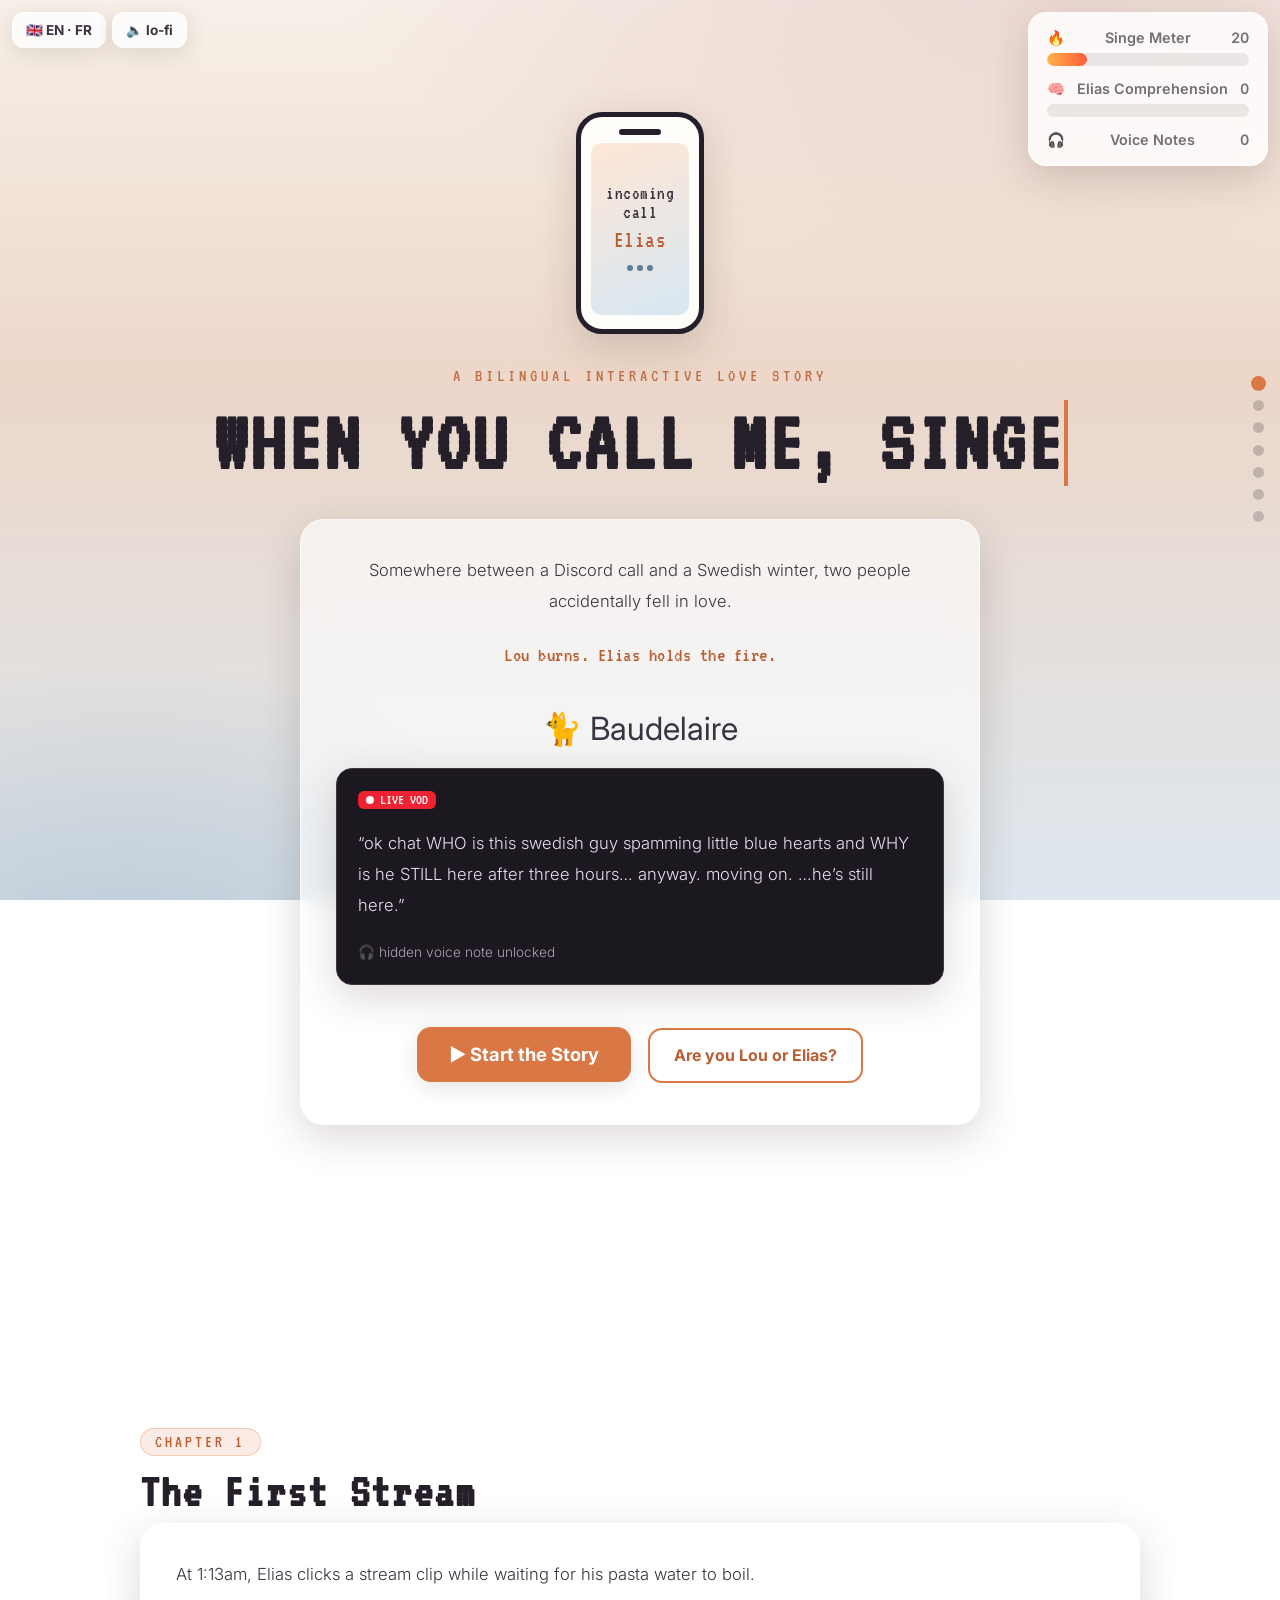
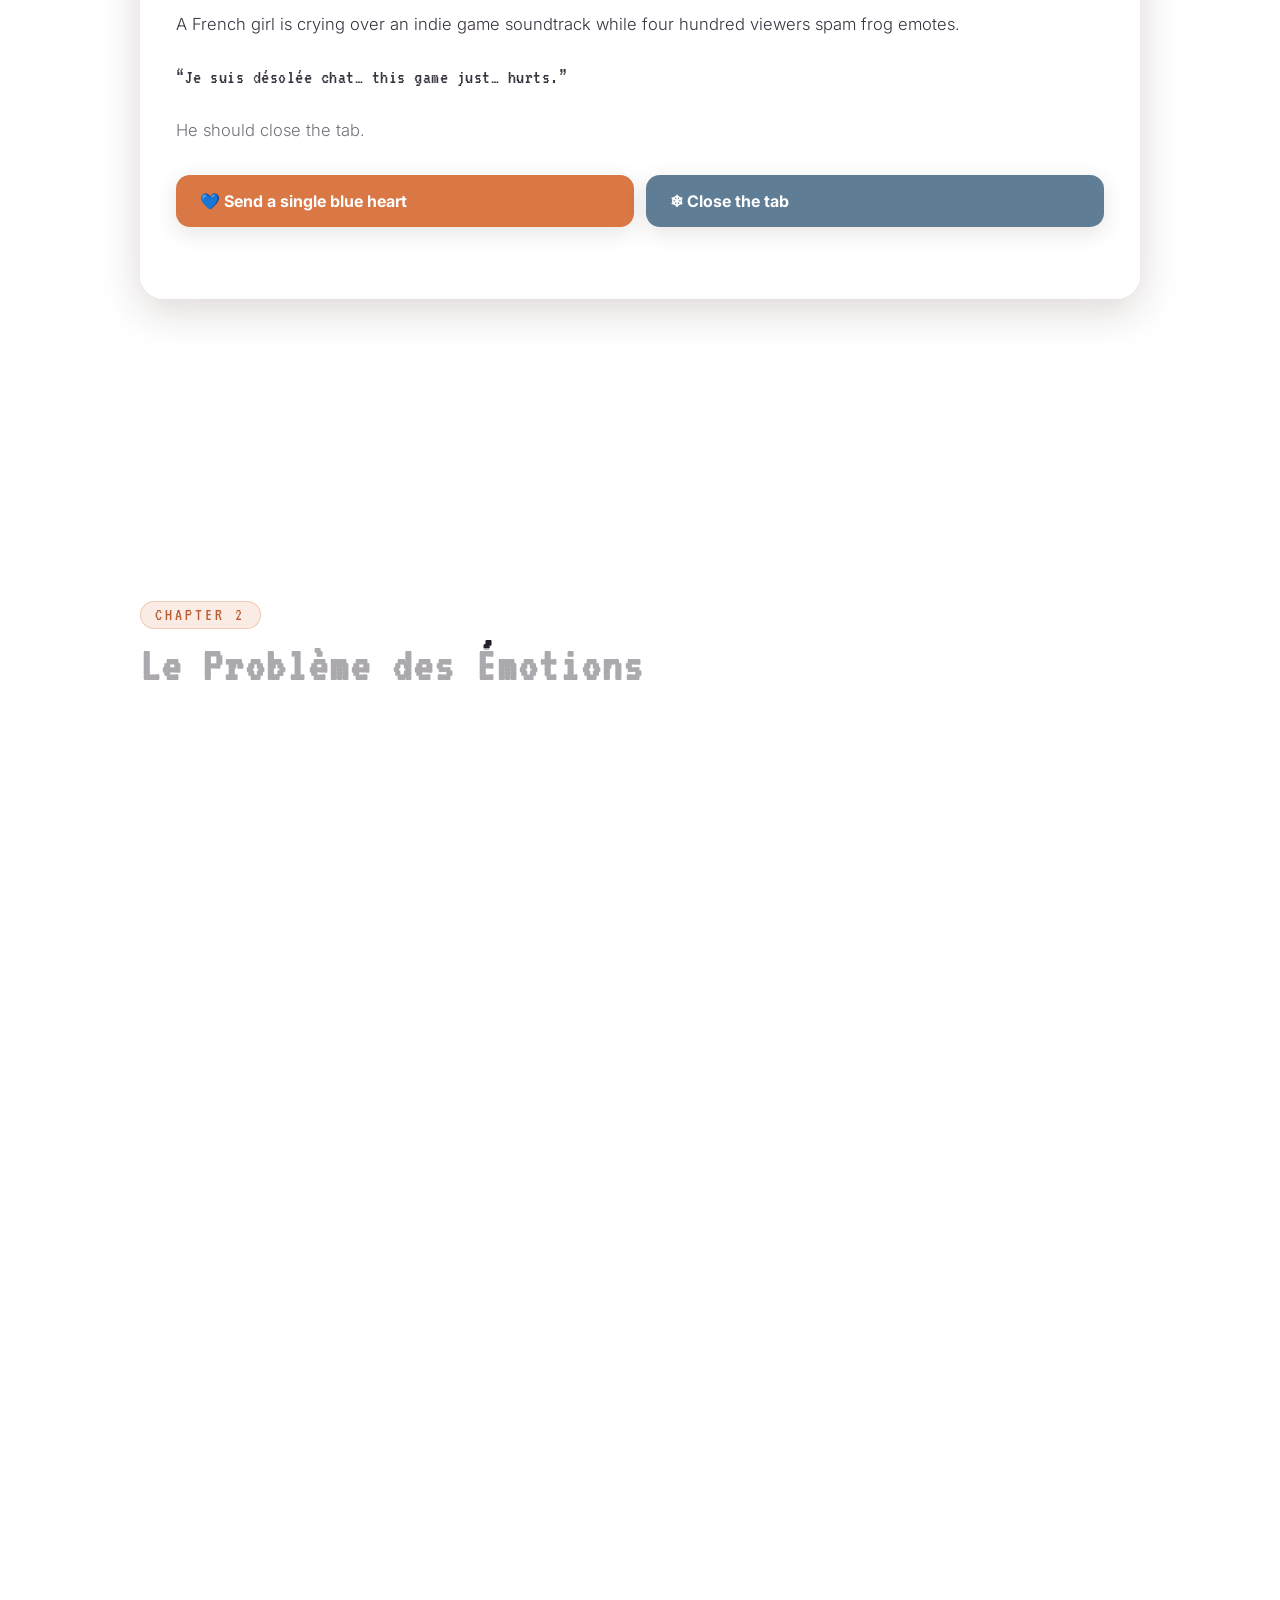
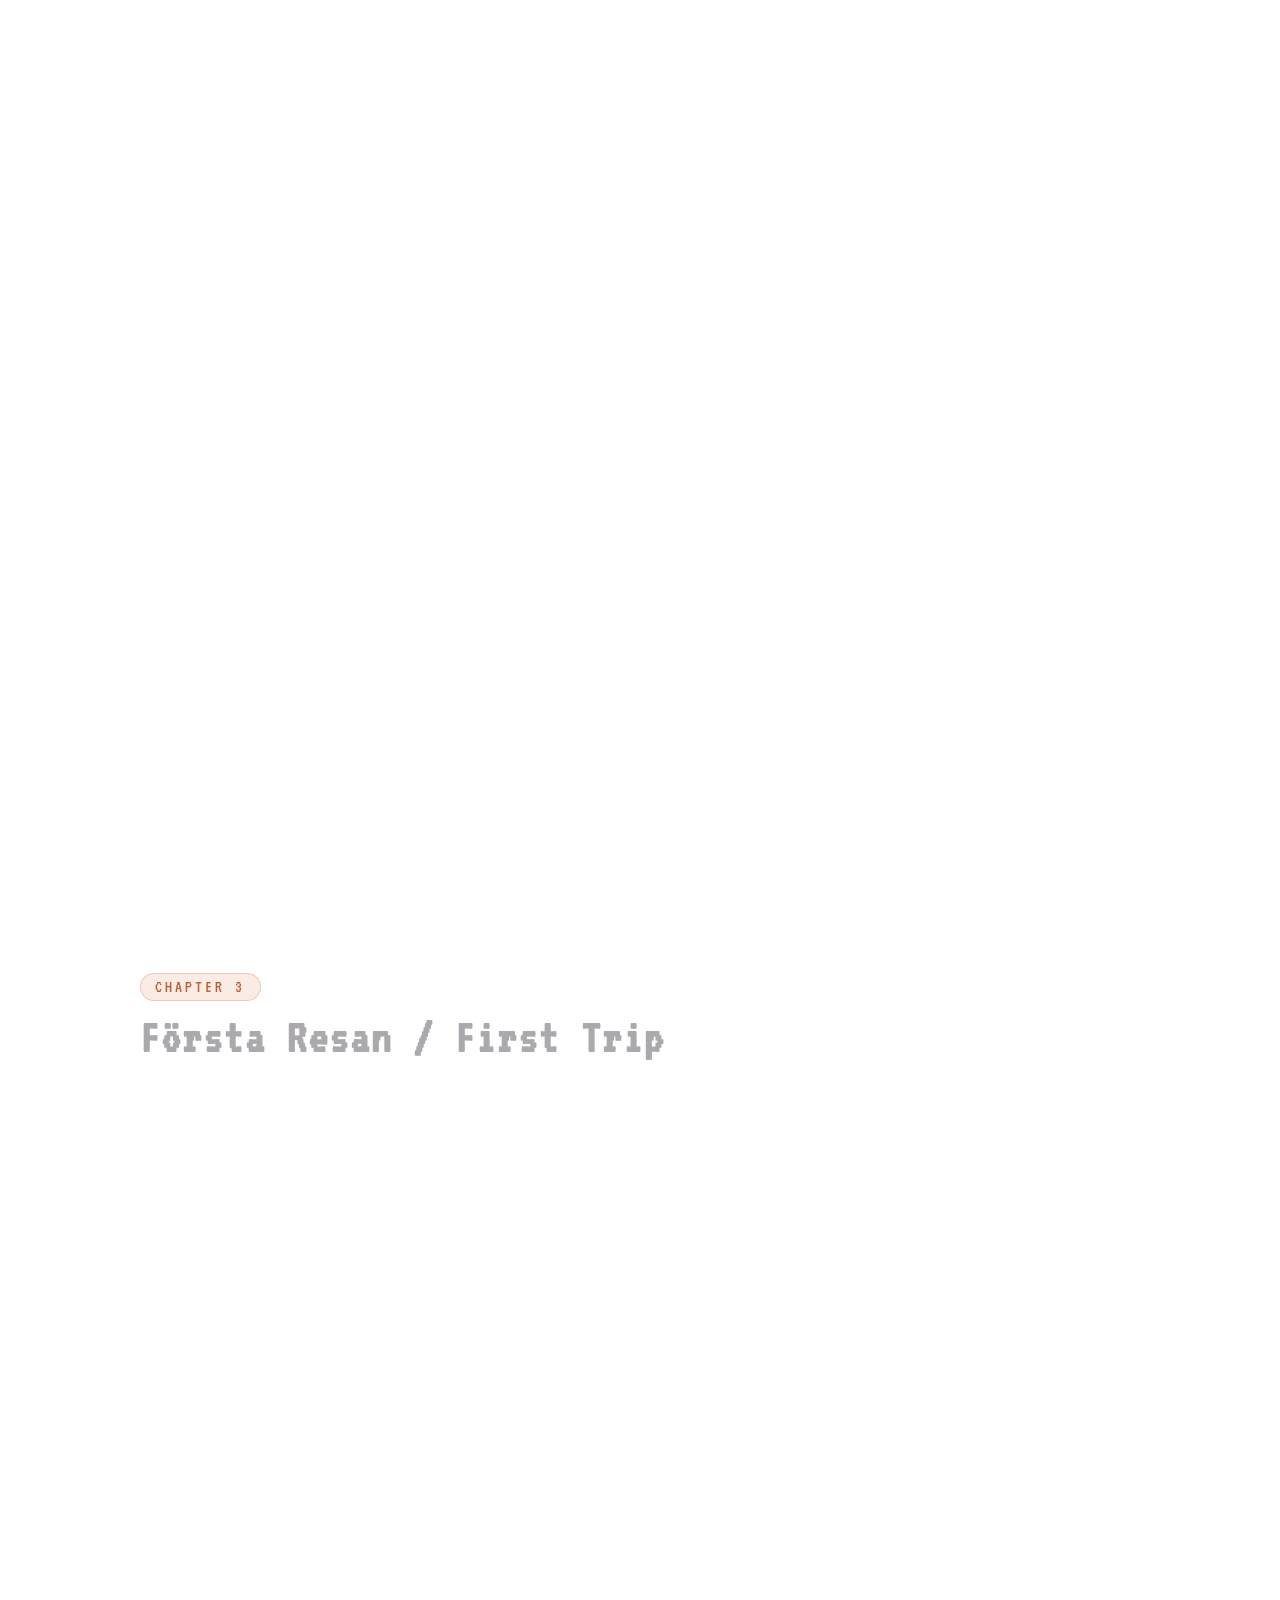
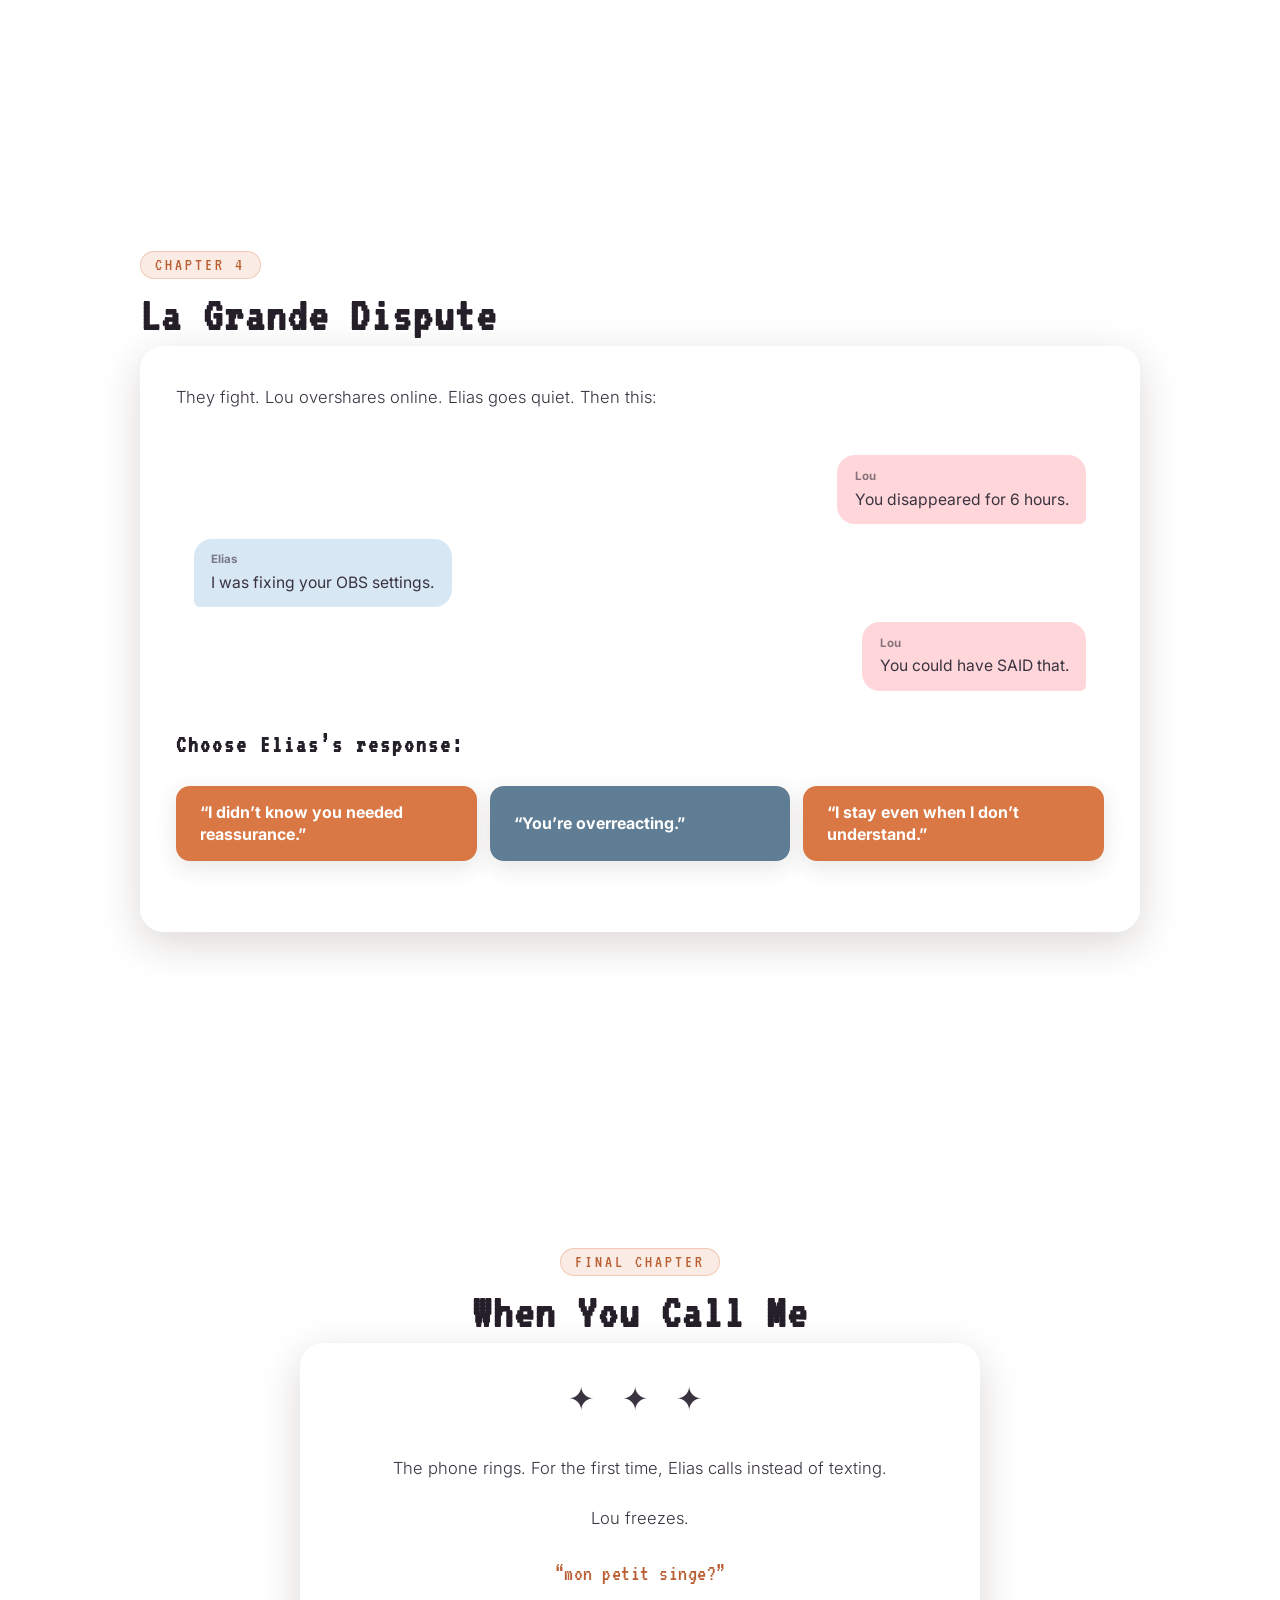
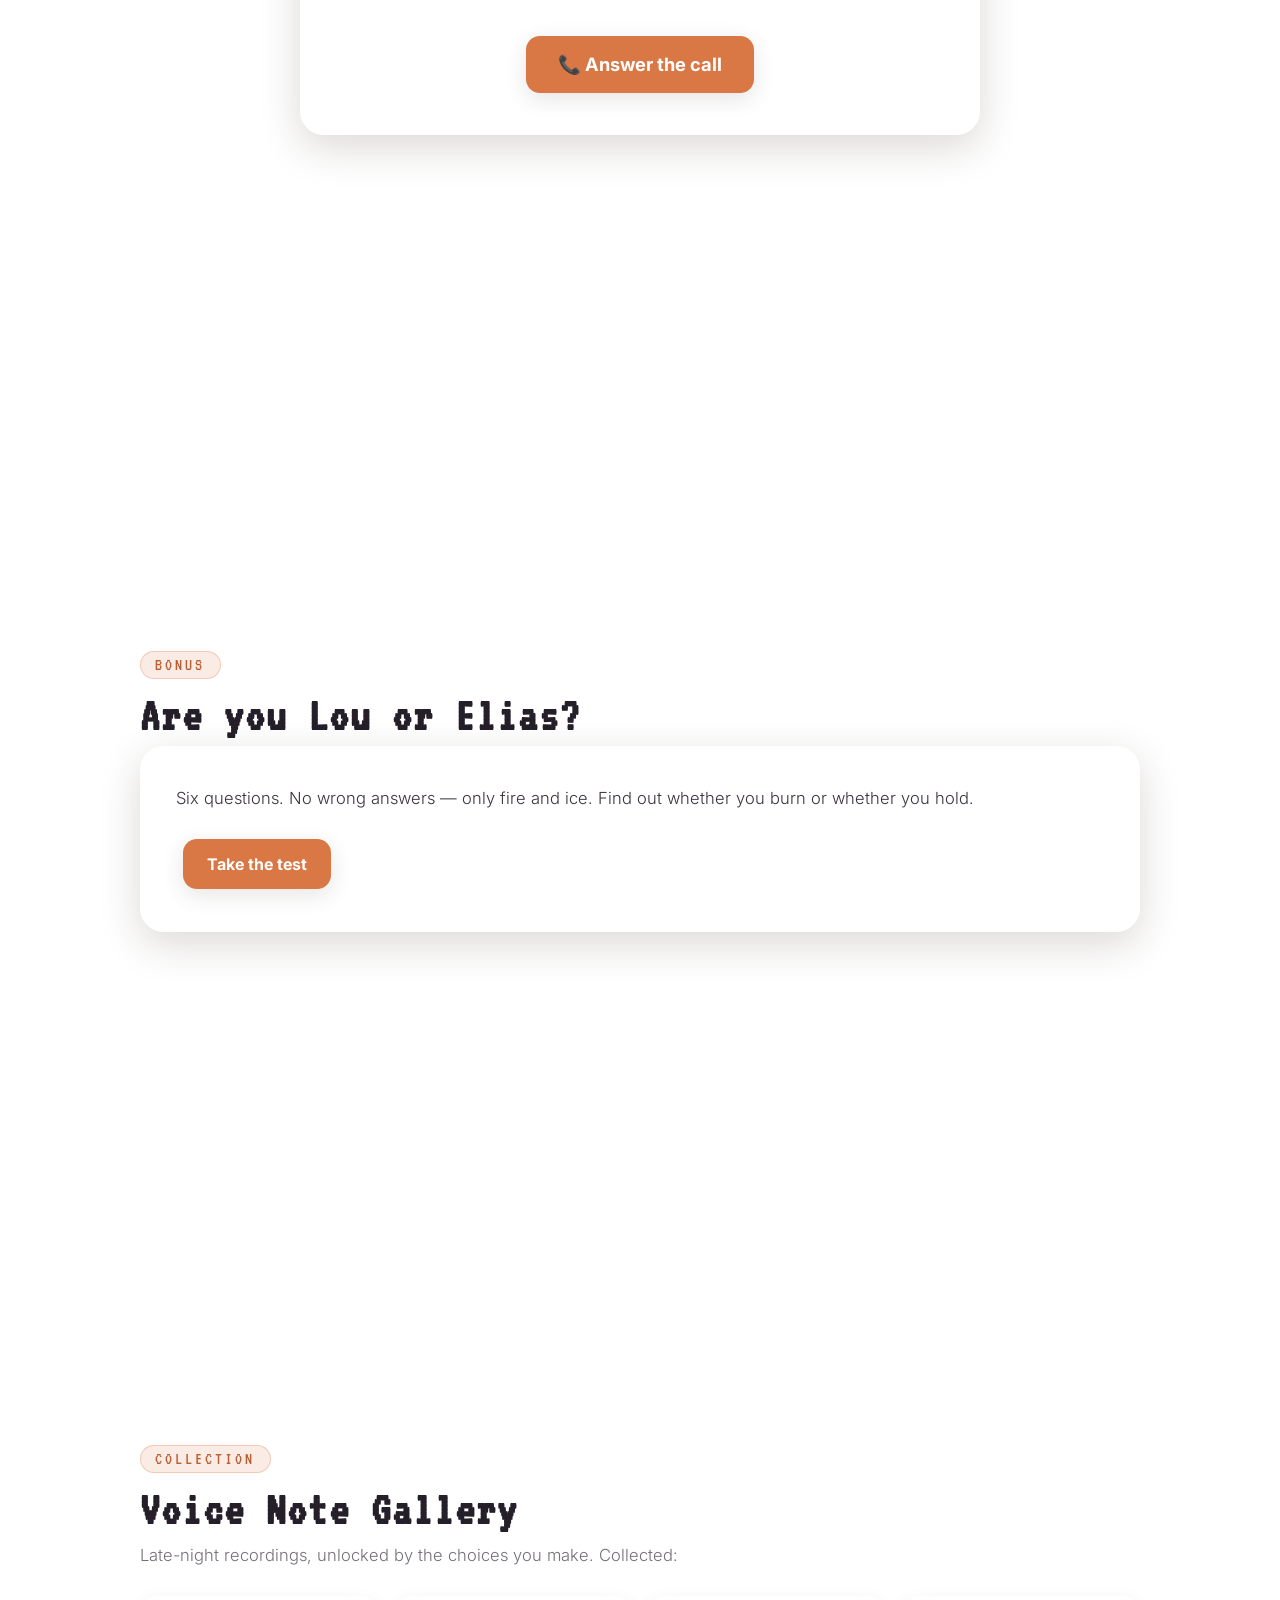
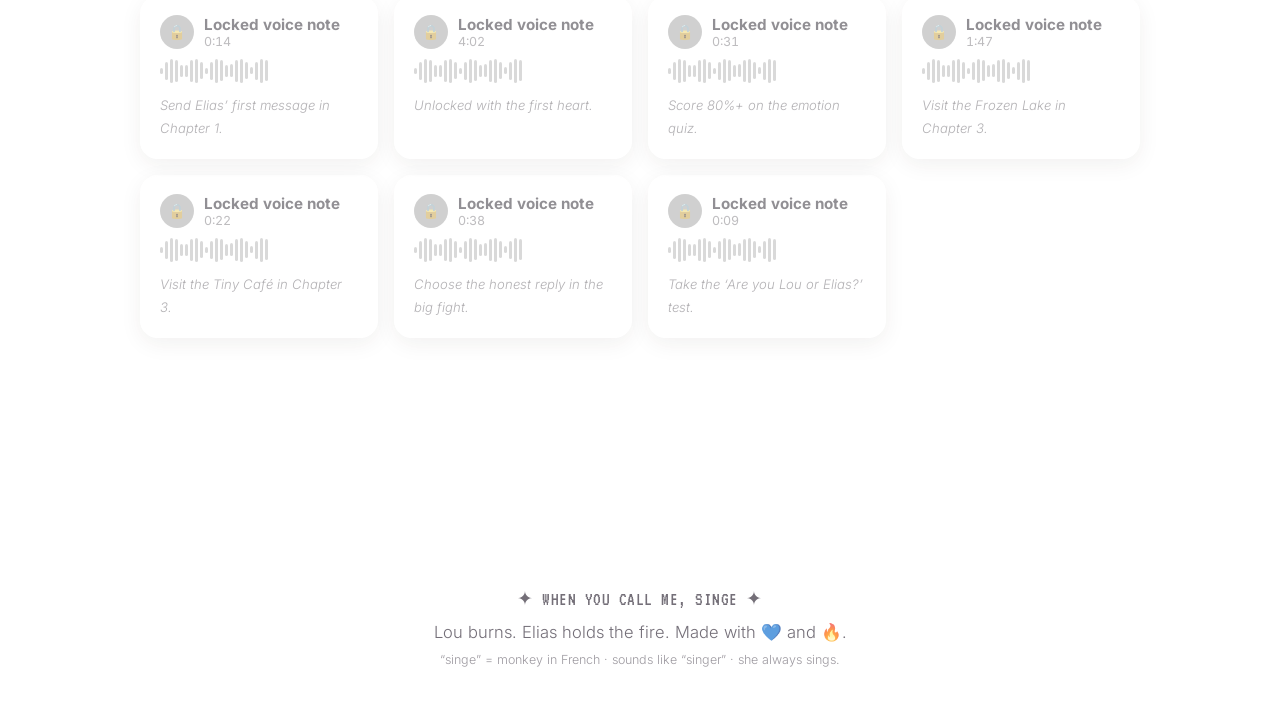
<file: index.html>
<!DOCTYPE html>
<html lang="en">
<head>
<meta charset="UTF-8" />
<meta name="viewport" content="width=device-width, initial-scale=1.0"/>
<title>When You Call Me, Singe — a bilingual love story</title>
<meta name="description" content="A bilingual (FR/EN) interactive love story. Lou burns. Elias holds the fire. Decode emotions, travel to Sweden, and answer the call."/>
<meta property="og:title" content="When You Call Me, Singe"/>
<meta property="og:description" content="Somewhere between a Discord call and a Swedish winter, two people accidentally fell in love."/>
<meta property="og:type" content="website"/>
<meta name="theme-color" content="#d97745"/>
<link rel="icon" href="data:image/svg+xml,<svg xmlns='http://www.w3.org/2000/svg' viewBox='0 0 100 100'><text y='.9em' font-size='90'>💙</text></svg>"/>
<link rel="preconnect" href="https://fonts.googleapis.com">
<link rel="preconnect" href="https://fonts.gstatic.com" crossorigin>
<link href="https://fonts.googleapis.com/css2?family=VT323&family=Inter:wght@300;400;600;700&display=swap" rel="stylesheet">
<link rel="stylesheet" href="styles.css"/>
</head>

<body>

<canvas id="snow"></canvas>

<!-- top-left controls -->
<div class="controls">
  <button id="langBtn">🇬🇧 EN · FR</button>
  <button id="audioBtn">🔈 lo-fi</button>
</div>

<!-- stats HUD -->
<div class="stats" id="stats">
  <button class="stats-toggle" onclick="toggleStats()">▾ stats</button>
  <div class="stats-body">
    <div class="row">
      <div class="stat-label">🔥 <span data-en="Singe Meter" data-fr="Singe Meter">Singe Meter</span> <span id="singeNum">20</span></div>
      <div class="meter"><div class="fill flame" id="singeFill"></div></div>
    </div>
    <div class="row">
      <div class="stat-label">🧠 <span data-en="Elias Comprehension" data-fr="Compréhension d’Elias">Elias Comprehension</span> <span id="compNum">0</span></div>
      <div class="meter"><div class="fill calm" id="compFill"></div></div>
    </div>
    <div class="row stat-label">
      🎧 <span data-en="Voice Notes" data-fr="Notes vocales">Voice Notes</span> <span id="voiceCount">0</span>
    </div>
  </div>
</div>

<!-- progress dots -->
<nav class="dots-nav">
  <a href="#landing"   data-target="landing"   title="Start"></a>
  <a href="#chapter1"  data-target="chapter1"  title="Chapter 1"></a>
  <a href="#chapter2"  data-target="chapter2"  title="Chapter 2"></a>
  <a href="#chapter3"  data-target="chapter3"  title="Chapter 3"></a>
  <a href="#chapter4"  data-target="chapter4"  title="Chapter 4"></a>
  <a href="#final"     data-target="final"     title="Final"></a>
  <a href="#gallery"   data-target="gallery"   title="Voice notes"></a>
</nav>


<!-- ================= LANDING ================= -->
<section id="landing">
  <div class="container center">

    <div class="phone-wrap">
      <div class="phone">
        <div class="screen">
          <div class="caller pixel" data-en="incoming call" data-fr="appel entrant">incoming call</div>
          <div class="who pixel">Elias</div>
          <div class="dots"><span></span><span></span><span></span></div>
        </div>
      </div>
    </div>

    <div class="eyebrow" data-en="a bilingual interactive love story" data-fr="une histoire d’amour interactive bilingue">a bilingual interactive love story</div>
    <div class="spacer"></div>
    <h1><span class="title-line"><span class="typewriter">WHEN YOU CALL ME, SINGE</span></span></h1>

    <div class="spacer-lg"></div>

    <div class="card reveal" style="max-width:680px;margin-inline:auto">
      <p id="introText"
         data-en="Somewhere between a Discord call and a Swedish winter, two people accidentally fell in love."
         data-fr="Quelque part entre un appel Discord et un hiver suédois, deux personnes sont tombées amoureuses par accident.">
        Somewhere between a Discord call and a Swedish winter, two people accidentally fell in love.
      </p>
      <div class="spacer"></div>
      <p class="pixel" style="font-size:1.3rem;color:var(--orange-deep)"
         data-en="Lou burns. Elias holds the fire." data-fr="Lou brûle. Elias tient le feu.">
        Lou burns. Elias holds the fire.
      </p>
      <div class="spacer-lg"></div>

      <div class="cat" onclick="unlockCat()" title="psst">🐈 Baudelaire</div>
      <div id="catSecret" class="vod hidden">
        <span class="live">LIVE VOD</span>
        <div class="spacer"></div>
        <p data-en="“ok chat WHO is this swedish guy spamming little blue hearts and WHY is he STILL here after three hours… anyway. moving on. …he’s still here.”"
           data-fr="« ok chat C’EST QUI ce suédois qui spamme des petits cœurs bleus et POURQUOI il est ENCORE là après trois heures… bref. on continue. …il est toujours là. »">
          “ok chat WHO is this swedish guy spamming little blue hearts and WHY is he STILL here after three hours… anyway. moving on. …he’s still here.”
        </p>
        <div class="spacer"></div>
        <p class="muted" style="font-size:.85rem" data-en="🎧 hidden voice note unlocked" data-fr="🎧 note vocale cachée débloquée">🎧 hidden voice note unlocked</p>
      </div>

      <div class="spacer-lg"></div>
      <button class="big" onclick="byId('chapter1').scrollIntoView()"
              data-en="▶ Start the Story" data-fr="▶ Commencer l’histoire">▶ Start the Story</button>
      <button class="ghost" onclick="byId('ptest').scrollIntoView()"
              data-en="Are you Lou or Elias?" data-fr="Es-tu Lou ou Elias ?">Are you Lou or Elias?</button>
    </div>
  </div>
</section>


<!-- ================= CHAPTER 1 ================= -->
<section id="chapter1">
  <div class="container">
    <div class="chapter-tag" data-en="CHAPTER 1" data-fr="CHAPITRE 1">CHAPTER 1</div>
    <h2 data-en="The First Stream" data-fr="Le Premier Live">The First Stream</h2>
    <div class="card reveal">
      <p data-en="At 1:13am, Elias clicks a stream clip while waiting for his pasta water to boil."
         data-fr="À 1h13, Elias clique sur un clip de stream en attendant que l’eau des pâtes bout.">
        At 1:13am, Elias clicks a stream clip while waiting for his pasta water to boil.</p>
      <div class="spacer"></div>
      <p data-en="A French girl is crying over an indie game soundtrack while four hundred viewers spam frog emotes."
         data-fr="Une fille française pleure sur la BO d’un jeu indé pendant que quatre cents viewers spamment des emotes grenouille.">
        A French girl is crying over an indie game soundtrack while four hundred viewers spam frog emotes.</p>
      <div class="spacer"></div>
      <p class="pixel" style="font-size:1.25rem"
         data-en="“Je suis désolée chat… this game just… hurts.”"
         data-fr="« Je suis désolée chat… ce jeu… ça fait mal. »">
        “Je suis désolée chat… this game just… hurts.”</p>
      <div class="spacer"></div>
      <p class="muted" data-en="He should close the tab." data-fr="Il devrait fermer l’onglet.">He should close the tab.</p>

      <div class="choice-grid">
        <button onclick="heartChoice()" data-en="💙 Send a single blue heart" data-fr="💙 Envoyer un seul cœur bleu">💙 Send a single blue heart</button>
        <button class="alt" onclick="closeChoice()" data-en="❄ Close the tab" data-fr="❄ Fermer l’onglet">❄ Close the tab</button>
      </div>

      <div id="chapter1Result"></div>

      <!-- fake twitch chat overlay -->
      <div id="twitchBox" style="display:none">
        <div class="twitch">
          <div class="head"><span class="dot"></span> lou_sings — <span data-en="LIVE" data-fr="EN DIRECT">LIVE</span> · 412 <span data-en="viewers" data-fr="viewers">viewers</span></div>
          <div class="feed" id="twitchFeed"></div>
        </div>
      </div>

      <div class="spacer-lg"></div>
      <button id="toCh2" style="display:none" onclick="byId('chapter2').scrollIntoView()"
              data-en="Continue →" data-fr="Continuer →">Continue →</button>
    </div>
  </div>
</section>


<!-- ================= CHAPTER 2 ================= -->
<section id="chapter2">
  <div class="container">
    <div class="chapter-tag" data-en="CHAPTER 2" data-fr="CHAPITRE 2">CHAPTER 2</div>
    <h2 data-en="Le Problème des Émotions" data-fr="Le Problème des Émotions">Le Problème des Émotions</h2>
    <div class="card reveal">
      <p data-en="Lou sends a 4-minute voice message at 2:08am. Elias listens three times."
         data-fr="Lou envoie un message vocal de 4 minutes à 2h08. Elias l’écoute trois fois.">
        Lou sends a 4-minute voice message at 2:08am. Elias listens three times.</p>
      <div class="spacer"></div>
      <p class="pixel" style="font-size:1.25rem"
         data-en="“I think she’s sad? Or hungry? Or both?”"
         data-fr="« Je crois qu’elle est triste ? Ou affamée ? Ou les deux ? »">
        “I think she’s sad? Or hungry? Or both?”</p>
      <div class="spacer-lg"></div>
      <h3 data-en="🧠 Decode Lou’s emotions" data-fr="🧠 Décode les émotions de Lou">🧠 Decode Lou’s emotions</h3>
      <p class="muted" data-en="Some questions have more than one right answer. Choose carefully."
         data-fr="Certaines questions ont plus d’une bonne réponse. Choisis bien.">Some questions have more than one right answer. Choose carefully.</p>

      <div id="quiz"></div>
      <div class="spacer"></div>
      <button onclick="submitQuiz()" data-en="Submit answers" data-fr="Valider les réponses">Submit answers</button>
      <div id="quizResult"></div>

      <div class="spacer-lg"></div>
      <button id="toCh3" style="display:none" onclick="byId('chapter3').scrollIntoView()"
              data-en="Continue →" data-fr="Continuer →">Continue →</button>
    </div>
  </div>
</section>


<!-- ================= CHAPTER 3 ================= -->
<section id="chapter3">
  <div class="container">
    <div class="chapter-tag" data-en="CHAPTER 3" data-fr="CHAPITRE 3">CHAPTER 3</div>
    <h2 data-en="Första Resan / First Trip" data-fr="Första Resan / Premier Voyage">Första Resan / First Trip</h2>
    <div class="card reveal">
      <p data-en="Lou arrives in Sweden wearing platform boots completely unsuitable for snow. Elias silently hands her thicker socks."
         data-fr="Lou débarque en Suède en bottes à plateforme totalement inadaptées à la neige. Elias lui tend en silence des chaussettes plus chaudes.">
        Lou arrives in Sweden wearing platform boots completely unsuitable for snow. Elias silently hands her thicker socks.</p>

      <p class="muted" style="margin-top:1rem" data-en="Tap a place on the map." data-fr="Touche un lieu sur la carte.">Tap a place on the map.</p>
      <div class="map">
        <div class="location" id="loc-stockholm" onclick="showLocation('stockholm')">
          <span class="ico">📍</span><span data-en="Stockholm" data-fr="Stockholm">Stockholm</span></div>
        <div class="location" id="loc-lake" onclick="showLocation('lake')">
          <span class="ico">❄</span><span data-en="Frozen Lake" data-fr="Lac Gelé">Frozen Lake</span></div>
        <div class="location" id="loc-cafe" onclick="showLocation('cafe')">
          <span class="ico">☕</span><span data-en="Tiny Café" data-fr="Petit Café">Tiny Café</span></div>
      </div>
      <div id="locationStory"></div>

      <div class="pov">
        <div class="card lou-pov">
          <h3 data-en="Lou’s POV" data-fr="POV de Lou">Lou’s POV</h3>
          <p data-en="“He says so little but notices EVERYTHING. Is this what safety feels like?”"
             data-fr="« Il dit si peu mais remarque TOUT. C’est ça, se sentir en sécurité ? »">
            “He says so little but notices EVERYTHING. Is this what safety feels like?”</p>
        </div>
        <div class="card elias-pov">
          <h3 data-en="Elias’s POV" data-fr="POV d’Elias">Elias’s POV</h3>
          <p data-en="“She talks like she’s afraid silence means abandonment. I want to tell her it doesn’t. I hand her socks instead.”"
             data-fr="« Elle parle comme si elle avait peur que le silence soit un abandon. Je veux lui dire que non. À la place, je lui tends des chaussettes. »">
            “She talks like she’s afraid silence means abandonment. I want to tell her it doesn’t. I hand her socks instead.”</p>
        </div>
      </div>

      <div class="spacer-lg"></div>
      <button id="toCh4" style="display:none" onclick="byId('chapter4').scrollIntoView()"
              data-en="Continue →" data-fr="Continuer →">Continue →</button>
    </div>
  </div>
</section>


<!-- ================= CHAPTER 4 ================= -->
<section id="chapter4">
  <div class="container">
    <div class="chapter-tag" data-en="CHAPTER 4" data-fr="CHAPITRE 4">CHAPTER 4</div>
    <h2 data-en="La Grande Dispute" data-fr="La Grande Dispute">La Grande Dispute</h2>
    <div class="card reveal">
      <p data-en="They fight. Lou overshares online. Elias goes quiet. Then this:"
         data-fr="Ils se disputent. Lou en dit trop en ligne. Elias se tait. Puis ceci :">
        They fight. Lou overshares online. Elias goes quiet. Then this:</p>

      <div class="chat">
        <div class="msg lou"><span class="name">Lou</span><span data-en="You disappeared for 6 hours." data-fr="Tu as disparu pendant 6 heures.">You disappeared for 6 hours.</span></div>
        <div class="msg elias"><span class="name">Elias</span><span data-en="I was fixing your OBS settings." data-fr="Je réparais tes réglages OBS.">I was fixing your OBS settings.</span></div>
        <div class="msg lou"><span class="name">Lou</span><span data-en="You could have SAID that." data-fr="Tu aurais pu le DIRE.">You could have SAID that.</span></div>
      </div>

      <h3 data-en="Choose Elias’s response:" data-fr="Choisis la réponse d’Elias :">Choose Elias’s response:</h3>
      <div class="choice-grid">
        <button onclick="fightChoice('repair')"
          data-en="“I didn’t know you needed reassurance.”" data-fr="« Je ne savais pas que tu avais besoin d’être rassurée. »">“I didn’t know you needed reassurance.”</button>
        <button class="alt" onclick="fightChoice('defensive')"
          data-en="“You’re overreacting.”" data-fr="« Tu exagères. »">“You’re overreacting.”</button>
        <button onclick="fightChoice('honest')"
          data-en="“I stay even when I don’t understand.”" data-fr="« Je reste même quand je ne comprends pas. »">“I stay even when I don’t understand.”</button>
      </div>
      <div id="fightResult"></div>

      <div class="spacer-lg"></div>
      <button id="toFinal" style="display:none" onclick="byId('final').scrollIntoView()"
              data-en="Answer the call →" data-fr="Répondre à l’appel →">Answer the call →</button>
    </div>
  </div>
</section>


<!-- ================= FINAL ================= -->
<section id="final">
  <div class="container center">
    <div class="chapter-tag" data-en="FINAL CHAPTER" data-fr="DERNIER CHAPITRE">FINAL CHAPTER</div>
    <h2 data-en="When You Call Me" data-fr="Quand Tu M’Appelles">When You Call Me</h2>

    <div class="card reveal" style="max-width:680px;margin-inline:auto">
      <div class="stars">✦ ✦ ✦</div>
      <div class="spacer-lg"></div>
      <p data-en="The phone rings. For the first time, Elias calls instead of texting."
         data-fr="Le téléphone sonne. Pour la première fois, Elias appelle au lieu d’écrire.">
        The phone rings. For the first time, Elias calls instead of texting.</p>
      <div class="spacer"></div>
      <p data-en="Lou freezes." data-fr="Lou se fige.">Lou freezes.</p>
      <div class="spacer"></div>
      <p class="pixel" style="font-size:1.4rem;color:var(--orange-deep)">“mon petit singe?”</p>
      <div class="spacer-lg"></div>
      <button class="big" onclick="showEnding()" data-en="📞 Answer the call" data-fr="📞 Répondre à l’appel">📞 Answer the call</button>
      <div id="ending"></div>
    </div>
  </div>
</section>


<!-- ================= PERSONALITY TEST ================= -->
<section id="ptest">
  <div class="container">
    <div class="chapter-tag" data-en="BONUS" data-fr="BONUS">BONUS</div>
    <h2 data-en="Are you Lou or Elias?" data-fr="Es-tu Lou ou Elias ?">Are you Lou or Elias?</h2>
    <div class="card reveal ptest">
      <div id="ptestIntro">
        <p data-en="Six questions. No wrong answers — only fire and ice. Find out whether you burn or whether you hold."
           data-fr="Six questions. Pas de mauvaise réponse — seulement du feu et de la glace. Découvre si tu brûles ou si tu tiens le feu.">
          Six questions. No wrong answers — only fire and ice. Find out whether you burn or whether you hold.</p>
        <div class="spacer"></div>
        <button onclick="startPTest()" data-en="Take the test" data-fr="Faire le test">Take the test</button>
      </div>
      <div id="ptestBox" style="display:none"></div>
      <div id="ptestResult"></div>
    </div>
  </div>
</section>


<!-- ================= VOICE NOTE GALLERY ================= -->
<section id="gallery">
  <div class="container">
    <div class="chapter-tag" data-en="COLLECTION" data-fr="COLLECTION">COLLECTION</div>
    <h2 data-en="Voice Note Gallery" data-fr="Galerie de Notes Vocales">Voice Note Gallery</h2>
    <p class="muted" data-en="Late-night recordings, unlocked by the choices you make. Collected: " data-fr="Enregistrements nocturnes, débloqués par tes choix. Récoltés : ">Late-night recordings, unlocked by the choices you make. Collected: <strong id="vnCounter">0/7</strong></p>
    <div class="vn-gallery" id="vnGallery"></div>
  </div>
</section>


<footer>
  <p class="pixel" style="font-size:1.2rem">✦ WHEN YOU CALL ME, SINGE ✦</p>
  <p data-en="Lou burns. Elias holds the fire. Made with 💙 and 🔥."
     data-fr="Lou brûle. Elias tient le feu. Fait avec 💙 et 🔥.">Lou burns. Elias holds the fire. Made with 💙 and 🔥.</p>
  <p class="muted" style="font-size:.78rem" data-en="“singe” = monkey in French · sounds like “singer” · she always sings."
     data-fr="« singe » = monkey en anglais · ça sonne comme « singer » · elle chante toujours.">“singe” = monkey in French · sounds like “singer” · she always sings.</p>
</footer>

<div class="toast" id="toast"></div>

<script src="app.js"></script>
</body>
</html>
</file>
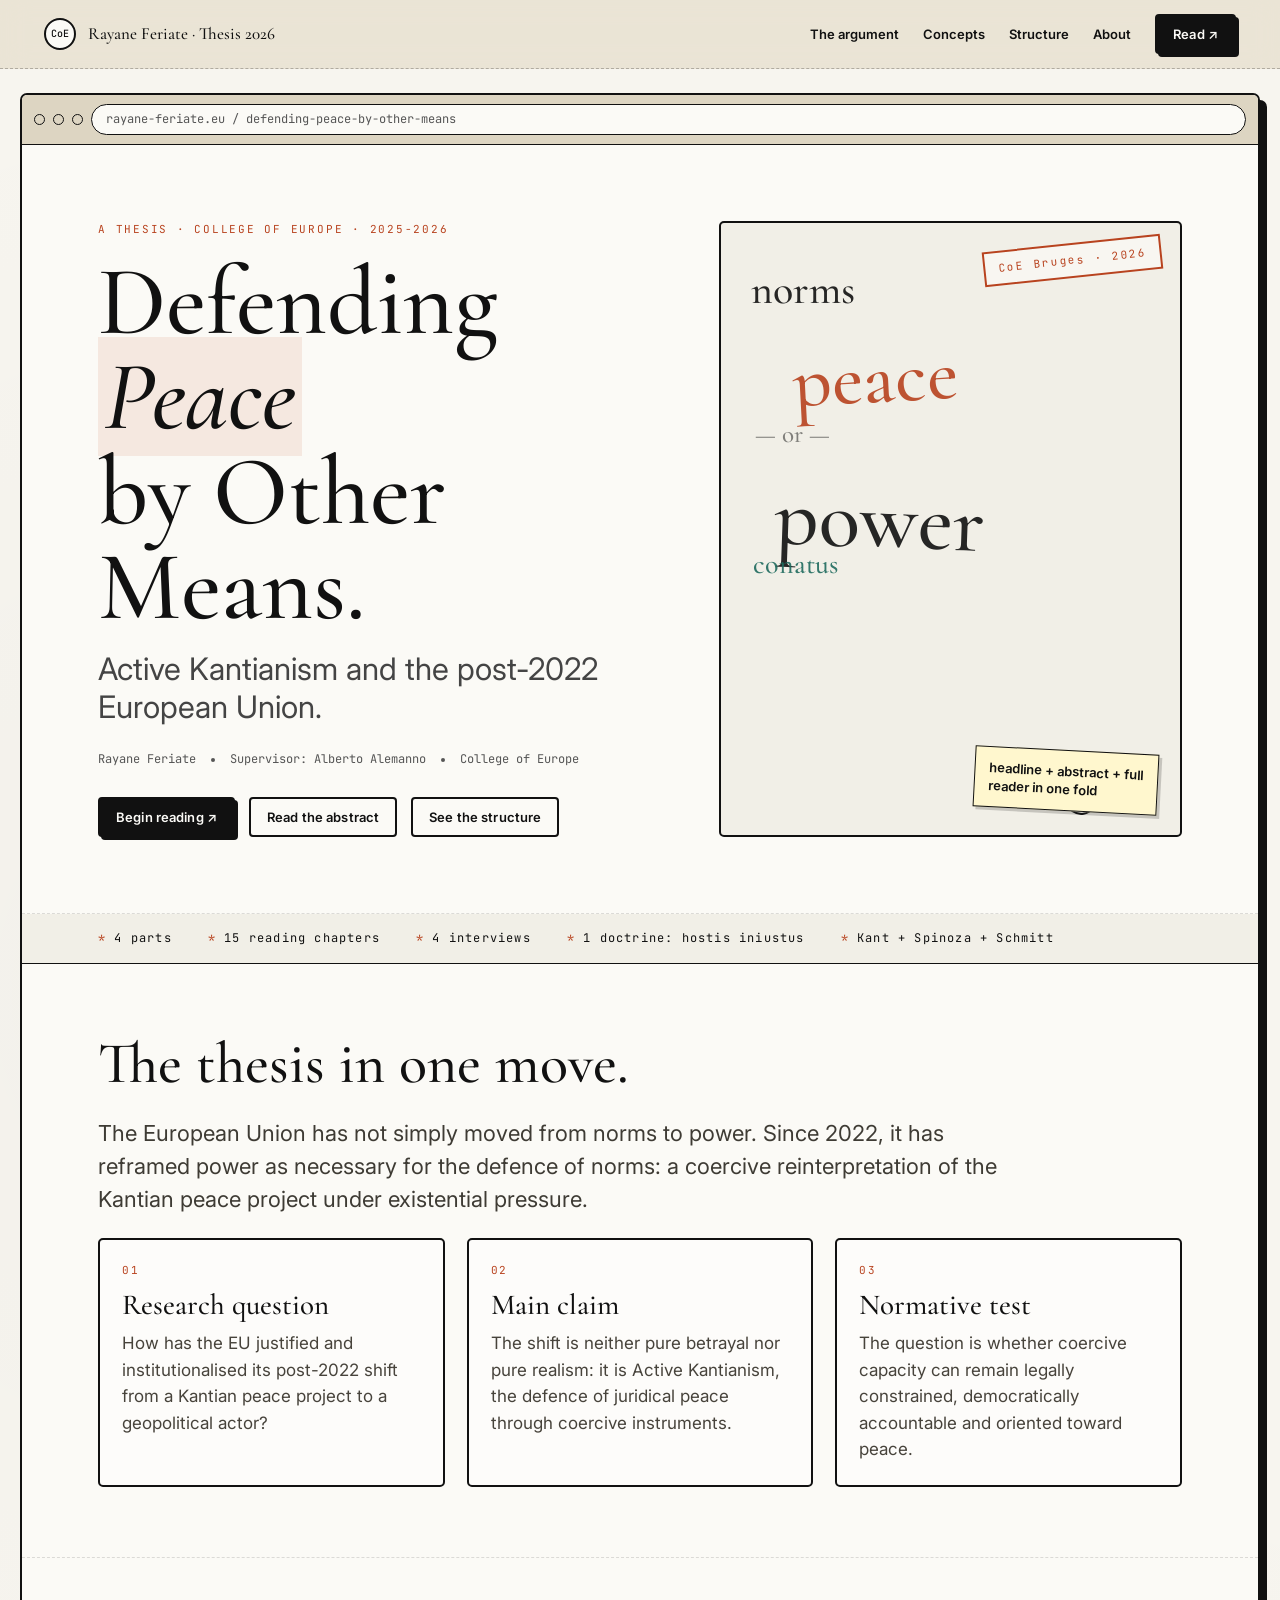
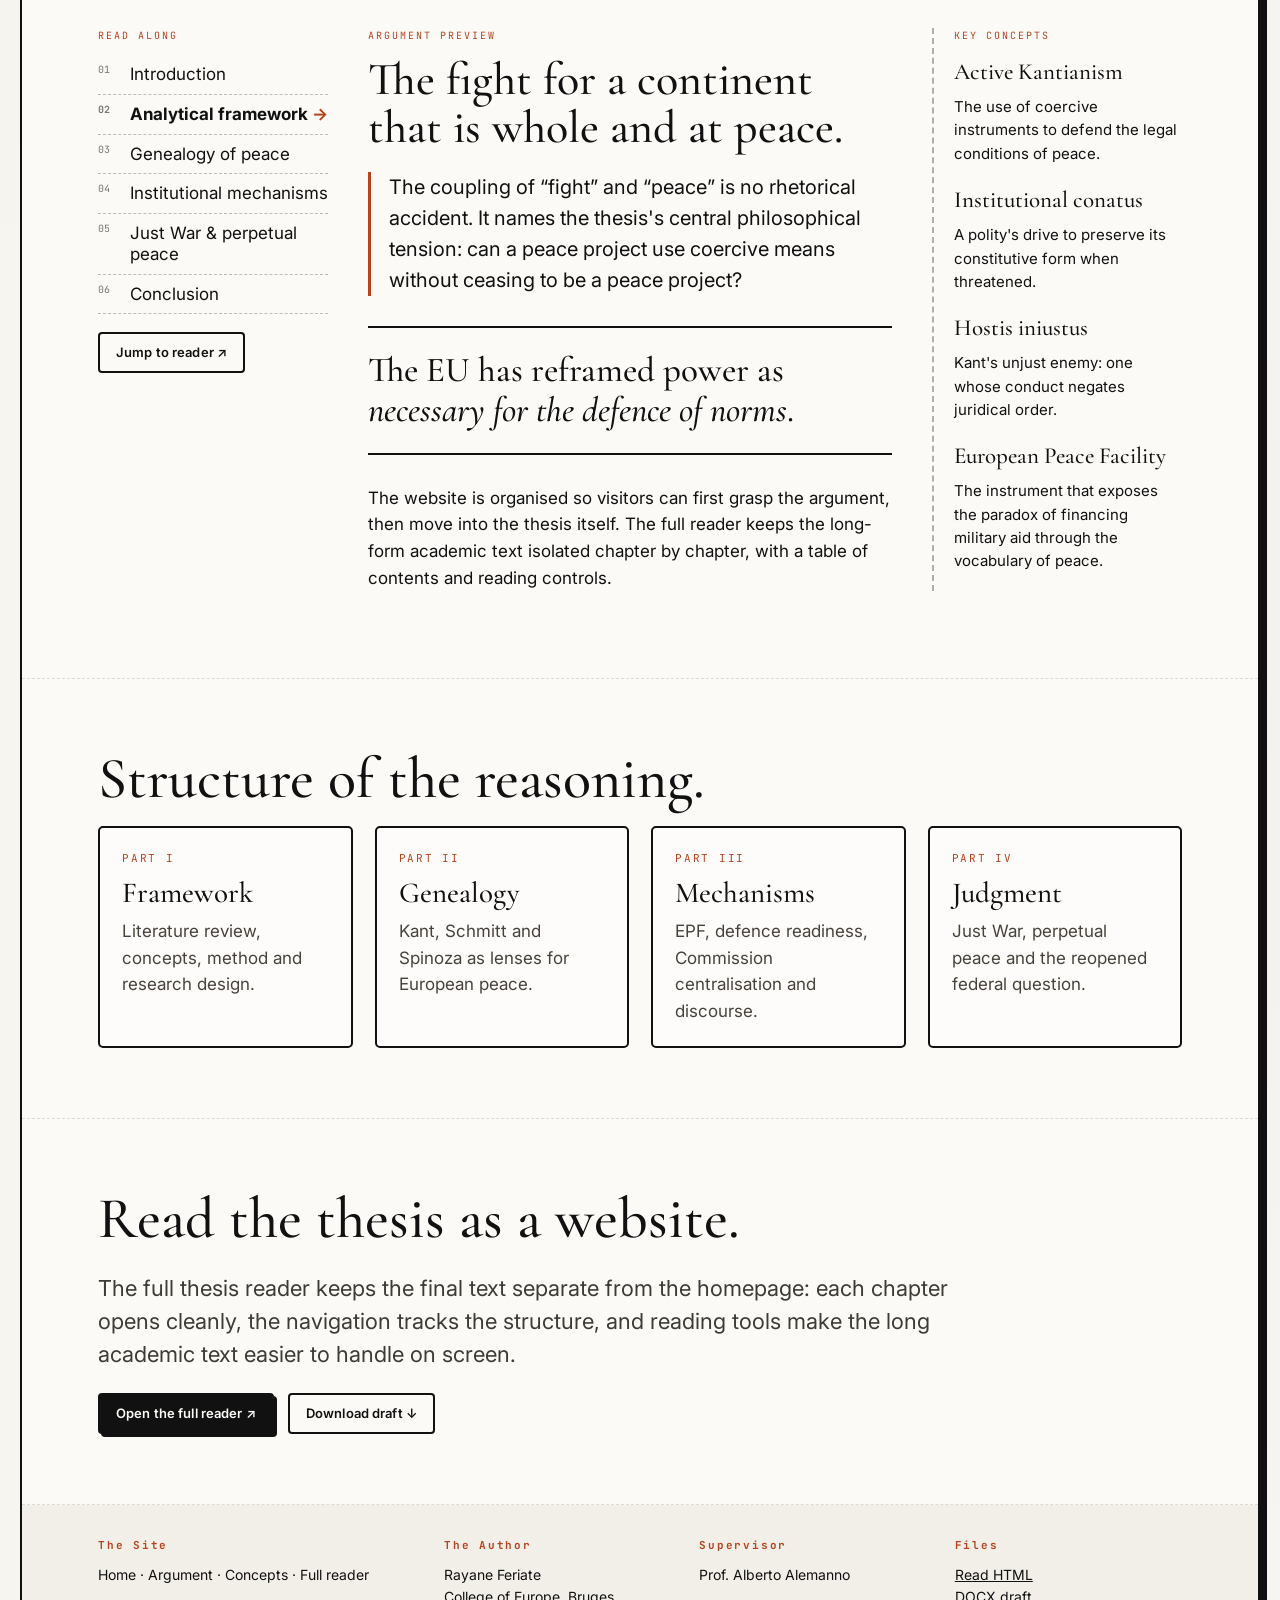
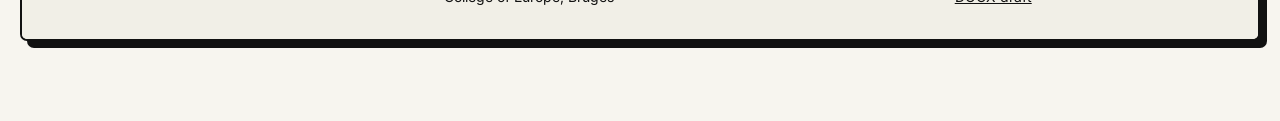
<file: archive/index.html>
<!doctype html>
<html lang="en">
<head>
<meta charset="utf-8" />
<meta name="viewport" content="width=device-width, initial-scale=1" />
<title>Defending Peace by Other Means — thesis website</title>
<meta name="description" content="Homepage for Rayane Feriate's College of Europe thesis on Active Kantianism and the post-2022 European Union." />
<link rel="preconnect" href="https://fonts.googleapis.com">
<link rel="preconnect" href="https://fonts.gstatic.com" crossorigin>
<link href="https://fonts.googleapis.com/css2?family=Cormorant+Garamond:ital,wght@0,400;0,500;0,600;0,700;1,400;1,500&family=Inter:wght@400;500;600;700&family=JetBrains+Mono:wght@400;500&display=swap" rel="stylesheet">
<style>
:root{--ink:#111111;--paper:#fbfaf6;--paper-2:#f1efe7;--bg:#f7f5ef;--muted:#6f6d66;--line:rgba(0,0,0,.13);--accent:#b8431f;--accent-2:#1f6b5e;--accent-3:#d9b85a;--serif:'Cormorant Garamond','Times New Roman',Georgia,serif;--sans:'Inter',-apple-system,BlinkMacSystemFont,'Segoe UI',system-ui,sans-serif;--mono:'JetBrains Mono',ui-monospace,SFMono-Regular,Menlo,monospace}
*{box-sizing:border-box}html{scroll-behavior:smooth}body{margin:0;background:var(--bg);color:var(--ink);font-family:var(--sans);font-size:17px;line-height:1.56;background-image:radial-gradient(circle at 20% 30%,rgba(0,0,0,.018),transparent 38%),radial-gradient(circle at 80% 70%,rgba(0,0,0,.018),transparent 36%)}
a{color:inherit}.site-nav{position:sticky;top:0;z-index:20;display:flex;align-items:center;justify-content:space-between;gap:18px;padding:14px clamp(18px,4vw,44px);background:rgba(233,226,210,.88);backdrop-filter:blur(14px);border-bottom:1.5px dashed rgba(0,0,0,.25)}
 .brand{display:flex;align-items:center;gap:12px;font-family:var(--serif);font-size:17px;font-weight:500}.crest{width:32px;height:32px;border:2px solid var(--ink);border-radius:50%;display:grid;place-items:center;font-family:var(--mono);font-size:10px;background:var(--paper)}
.nav-links{display:flex;gap:24px;align-items:center;font-family:var(--sans);font-size:13px;font-weight:600}.nav-links a{text-decoration:none;position:relative}.nav-links a:hover::after{content:'';position:absolute;left:0;right:0;bottom:-4px;height:3px;background:var(--accent);border-radius:10px}.btn{display:inline-flex;align-items:center;justify-content:center;gap:8px;border:2px solid var(--ink);background:var(--ink);color:var(--paper);text-decoration:none;border-radius:4px;padding:8px 16px;font-family:var(--sans);font-size:13px;font-weight:600;letter-spacing:.01em;box-shadow:3px 3px 0 var(--ink);transition:transform .15s,box-shadow .15s,background .15s}.btn:hover{transform:translate(2px,2px);box-shadow:1px 1px 0 var(--ink);background:var(--accent)}.btn.ghost{background:transparent;color:var(--ink);box-shadow:none}.btn.ghost:hover{background:rgba(0,0,0,.05)}
.shell{width:min(1240px,calc(100% - 32px));margin:24px auto 80px}.paper{background:var(--paper);border:2px solid var(--ink);border-radius:7px;box-shadow:7px 7px 0 var(--ink);overflow:hidden}.chrome{display:flex;align-items:center;gap:8px;padding:9px 12px;background:#ddd5c2;border-bottom:1.5px solid var(--ink)}.dot{width:11px;height:11px;border:1.5px solid var(--ink);border-radius:50%}.url{flex:1;background:var(--paper);border:1.5px solid var(--ink);border-radius:18px;padding:5px 14px;font-family:var(--mono);font-size:12px;color:#555}
.hero{position:relative;display:grid;grid-template-columns:1.1fr .9fr;gap:54px;padding:clamp(42px,7vw,76px);border-bottom:1.5px dashed var(--line)}.kicker{font-family:var(--mono);font-size:11px;letter-spacing:.16em;text-transform:uppercase;color:var(--accent);margin-bottom:16px}.hero h1{font-family:var(--serif);font-weight:500;font-size:clamp(56px,8vw,98px);line-height:.97;margin:0 0 16px}.hero h1 em{font-style:italic;background:rgba(184,67,31,.10);padding:0 6px}.subtitle{font-family:var(--sans);font-size:clamp(22px,2.6vw,31px);line-height:1.22;color:#444;margin:0 0 24px}.byline{font-family:var(--mono);font-size:12px;color:#555;margin-bottom:28px}.byline span{display:inline-block;width:4px;height:4px;border-radius:50%;background:#555;margin:0 8px;vertical-align:middle}.ctas{display:flex;gap:14px;flex-wrap:wrap}
.visual{min-height:390px;border:2px solid var(--ink);background:var(--paper-2);border-radius:5px;position:relative;overflow:hidden}.stamp{position:absolute;top:20px;right:18px;border:2px solid var(--accent);color:var(--accent);padding:7px 13px;transform:rotate(-6deg);font-family:var(--mono);font-size:11px;letter-spacing:.16em;background:rgba(251,250,246,.72)}.word{position:absolute;font-family:var(--serif);font-weight:500;opacity:.9}.w1{top:34px;left:30px;font-size:42px}.w2{top:96px;left:72px;font-size:76px;color:var(--accent);transform:rotate(-3deg)}.w3{top:192px;left:34px;font-size:25px;opacity:.5}.w4{top:230px;left:54px;font-size:86px;transform:rotate(2deg)}.w5{top:320px;left:32px;font-size:28px;color:var(--accent-2)}.scribble{position:absolute;right:18px;bottom:18px}.pin-note{position:absolute;right:22px;bottom:24px;max-width:184px;background:#fff7ce;border:1.5px solid var(--ink);padding:12px 14px;transform:rotate(3deg);font-family:var(--sans);font-size:13px;line-height:1.35;font-weight:600;box-shadow:3px 3px 0 rgba(0,0,0,.18)}
.ticker{display:flex;gap:36px;padding:15px clamp(28px,6vw,76px);border-bottom:1.5px solid var(--ink);background:var(--paper-2);font-family:var(--mono);font-size:12px;letter-spacing:.1em;overflow:auto}.ticker span{white-space:nowrap}.ticker span::before{content:'* ';color:var(--accent)}
.section{padding:clamp(38px,6vw,70px) clamp(26px,6vw,76px);border-bottom:1.5px dashed var(--line)}.section h2{font-family:var(--serif);font-weight:500;font-size:clamp(36px,5vw,58px);line-height:1.05;margin:0 0 16px}.lead{font-family:var(--sans);font-size:22px;line-height:1.5;max-width:900px;color:#3e3b34}.grid{display:grid;gap:22px}.cols-3{grid-template-columns:repeat(3,1fr)}.cols-4{grid-template-columns:repeat(4,1fr)}.card{border:2px solid var(--ink);background:rgba(255,255,255,.38);border-radius:5px;padding:22px;min-height:180px;transition:transform .16s,background .16s}.card:hover{transform:rotate(-.7deg) translateY(-3px);background:rgba(255,255,255,.55)}.num{font-family:var(--mono);font-size:11px;letter-spacing:.16em;color:var(--accent);margin-bottom:10px}.card h3{font-family:var(--serif);font-weight:500;font-size:29px;line-height:1.08;margin:0 0 10px}.card p{margin:0;color:#47433b}
.argument{display:grid;grid-template-columns:230px 1fr 250px;gap:40px}.toc-list{position:sticky;top:86px;align-self:start}.label{font-family:var(--mono);font-size:10px;letter-spacing:.2em;text-transform:uppercase;color:var(--accent);margin-bottom:12px}.toc-list ol{list-style:none;padding:0;margin:0;counter-reset:item}.toc-list li{counter-increment:item;padding:9px 0 9px 32px;border-bottom:1px dashed rgba(0,0,0,.25);position:relative;line-height:1.22}.toc-list li::before{content:counter(item,decimal-leading-zero);position:absolute;left:0;top:9px;font-family:var(--mono);font-size:10px;color:#777}.toc-list li.active{font-weight:700}.toc-list li.active::after{content:'->';position:absolute;right:0;color:var(--accent)}
.read-preview h2{font-size:46px}.lede{font-family:var(--sans);font-size:20px;line-height:1.55;border-left:3px solid var(--accent);padding-left:18px}.pullquote{font-family:var(--serif);font-weight:500;font-size:35px;line-height:1.16;margin:30px 0;padding:22px 0;border-top:2px solid var(--ink);border-bottom:2px solid var(--ink)}.aside{position:sticky;top:86px;align-self:start;border-left:2px dashed rgba(0,0,0,.3);padding-left:20px;font-family:var(--sans);font-size:15px}.term{margin-bottom:18px}.term b{display:block;font-family:var(--serif);font-weight:500;font-size:23px;margin-bottom:4px}
.footer{display:grid;grid-template-columns:1.4fr 1fr 1fr 1fr;gap:28px;padding:32px clamp(26px,6vw,76px);background:var(--paper-2);font-family:var(--sans);font-size:14px}.footer h4{font-family:var(--mono);font-size:11px;letter-spacing:.16em;color:var(--accent);margin:0 0 10px}
.mobile-read{display:none}@media(max-width:960px){.nav-links a:not(.btn){display:none}.hero,.argument,.footer{grid-template-columns:1fr}.visual{min-height:320px}.toc-list,.aside{position:static}.cols-3,.cols-4{grid-template-columns:1fr}.ticker{gap:20px}.paper{box-shadow:4px 4px 0 var(--ink)}.mobile-read{display:inline-flex}.hero{padding:34px 24px}.section{padding:38px 24px}.site-nav{align-items:flex-start}.brand span{display:none}}@media(max-width:620px){.ctas{flex-direction:column;align-items:stretch}.btn{width:100%}.hero h1{font-size:44px}.word.w4{font-size:62px}.word.w2{font-size:56px}.pin-note{position:relative;right:auto;bottom:auto;margin:18px}.footer{font-size:16px}}
</style>
</head>
<body>
<nav class="site-nav">
  <div class="brand"><div class="crest">CoE</div><span>Rayane Feriate · Thesis 2026</span></div>
  <div class="nav-links">
    <a href="#argument">The argument</a>
    <a href="#concepts">Concepts</a>
    <a href="#structure">Structure</a>
    <a href="#about">About</a>
    <a class="btn" href="read.html?v=20260430-final">Read ↗</a>
  </div>
</nav>

<main class="shell paper">
  <div class="chrome"><span class="dot"></span><span class="dot"></span><span class="dot"></span><div class="url">rayane-feriate.eu / defending-peace-by-other-means</div></div>

  <section class="hero" id="home">
    <div>
      <div class="kicker">A thesis · College of Europe · 2025-2026</div>
      <h1>Defending <em>Peace</em><br>by Other Means.</h1>
      <p class="subtitle">Active Kantianism and the post-2022 European Union.</p>
      <div class="byline">Rayane Feriate <span></span> Supervisor: Alberto Alemanno <span></span> College of Europe</div>
      <div class="ctas">
        <a href="read.html?v=20260430-final" class="btn">Begin reading ↗</a>
        <a href="#abstract" class="btn ghost">Read the abstract</a>
        <a href="#structure" class="btn ghost">See the structure</a>
      </div>
    </div>
    <div class="visual" aria-label="Conceptual sketch: norms, peace, power, conatus">
      <div class="stamp">CoE Bruges · 2026</div>
      <span class="word w1">norms</span>
      <span class="word w2">peace</span>
      <span class="word w3">— or —</span>
      <span class="word w4">power</span>
      <span class="word w5">conatus</span>
      <svg class="scribble" width="140" height="48" viewBox="0 0 140 48" aria-hidden="true">
        <path d="M6,36 Q24,6 42,33 T84,26 T130,18" fill="none" stroke="#1a1a1a" stroke-width="2" stroke-linecap="round"/>
        <path d="M112,14 L130,18 L118,31" fill="none" stroke="#1a1a1a" stroke-width="2" stroke-linecap="round" stroke-linejoin="round"/>
      </svg>
      <div class="pin-note">headline + abstract + full reader in one fold</div>
    </div>
  </section>

  <div class="ticker">
    <span>4 parts</span><span>15 reading chapters</span><span>4 interviews</span><span>1 doctrine: hostis iniustus</span><span>Kant + Spinoza + Schmitt</span>
  </div>

  <section class="section" id="abstract">
    <h2>The thesis in one move.</h2>
    <p class="lead">The European Union has not simply moved from norms to power. Since 2022, it has reframed power as necessary for the defence of norms: a coercive reinterpretation of the Kantian peace project under existential pressure.</p>
    <div class="grid cols-3">
      <div class="card"><div class="num">01</div><h3>Research question</h3><p>How has the EU justified and institutionalised its post-2022 shift from a Kantian peace project to a geopolitical actor?</p></div>
      <div class="card"><div class="num">02</div><h3>Main claim</h3><p>The shift is neither pure betrayal nor pure realism: it is Active Kantianism, the defence of juridical peace through coercive instruments.</p></div>
      <div class="card"><div class="num">03</div><h3>Normative test</h3><p>The question is whether coercive capacity can remain legally constrained, democratically accountable and oriented toward peace.</p></div>
    </div>
  </section>

  <section class="section argument" id="argument">
    <aside class="toc-list">
      <div class="label">Read along</div>
      <ol>
        <li>Introduction</li>
        <li class="active">Analytical framework</li>
        <li>Genealogy of peace</li>
        <li>Institutional mechanisms</li>
        <li>Just War &amp; perpetual peace</li>
        <li>Conclusion</li>
      </ol>
      <a class="btn ghost" style="margin-top:18px" href="read.html?v=20260430-final">Jump to reader ↗</a>
    </aside>
    <article class="read-preview">
      <div class="label">Argument preview</div>
      <h2>The fight for a continent that is whole and at peace.</h2>
      <p class="lede">The coupling of “fight” and “peace” is no rhetorical accident. It names the thesis's central philosophical tension: can a peace project use coercive means without ceasing to be a peace project?</p>
      <blockquote class="pullquote">The EU has reframed power as <em>necessary for the defence of norms</em>.</blockquote>
      <p>The website is organised so visitors can first grasp the argument, then move into the thesis itself. The full reader keeps the long-form academic text isolated chapter by chapter, with a table of contents and reading controls.</p>
    </article>
    <aside class="aside" id="concepts">
      <div class="label">Key concepts</div>
      <div class="term"><b>Active Kantianism</b>The use of coercive instruments to defend the legal conditions of peace.</div>
      <div class="term"><b>Institutional conatus</b>A polity's drive to preserve its constitutive form when threatened.</div>
      <div class="term"><b>Hostis iniustus</b>Kant's unjust enemy: one whose conduct negates juridical order.</div>
      <div class="term"><b>European Peace Facility</b>The instrument that exposes the paradox of financing military aid through the vocabulary of peace.</div>
    </aside>
  </section>

  <section class="section" id="structure">
    <h2>Structure of the reasoning.</h2>
    <div class="grid cols-4">
      <div class="card"><div class="num">PART I</div><h3>Framework</h3><p>Literature review, concepts, method and research design.</p></div>
      <div class="card"><div class="num">PART II</div><h3>Genealogy</h3><p>Kant, Schmitt and Spinoza as lenses for European peace.</p></div>
      <div class="card"><div class="num">PART III</div><h3>Mechanisms</h3><p>EPF, defence readiness, Commission centralisation and discourse.</p></div>
      <div class="card"><div class="num">PART IV</div><h3>Judgment</h3><p>Just War, perpetual peace and the reopened federal question.</p></div>
    </div>
  </section>

  <section class="section" id="about">
    <h2>Read the thesis as a website.</h2>
    <p class="lead">The full thesis reader keeps the final text separate from the homepage: each chapter opens cleanly, the navigation tracks the structure, and reading tools make the long academic text easier to handle on screen.</p>
    <div class="ctas"><a class="btn" href="read.html?v=20260430-final">Open the full reader ↗</a><a class="btn ghost" href="assets/Temporary-FINAL-DRAFT.docx">Download draft ↓</a></div>
  </section>

  <footer class="footer">
    <div><h4>The Site</h4>Home · Argument · Concepts · Full reader</div>
    <div><h4>The Author</h4>Rayane Feriate<br>College of Europe, Bruges</div>
    <div><h4>Supervisor</h4>Prof. Alberto Alemanno</div>
    <div><h4>Files</h4><a href="read.html?v=20260430-final">Read HTML</a><br><a href="assets/Temporary-FINAL-DRAFT.docx">DOCX draft</a></div>
  </footer>
</main>
</body>
</html>
</file>
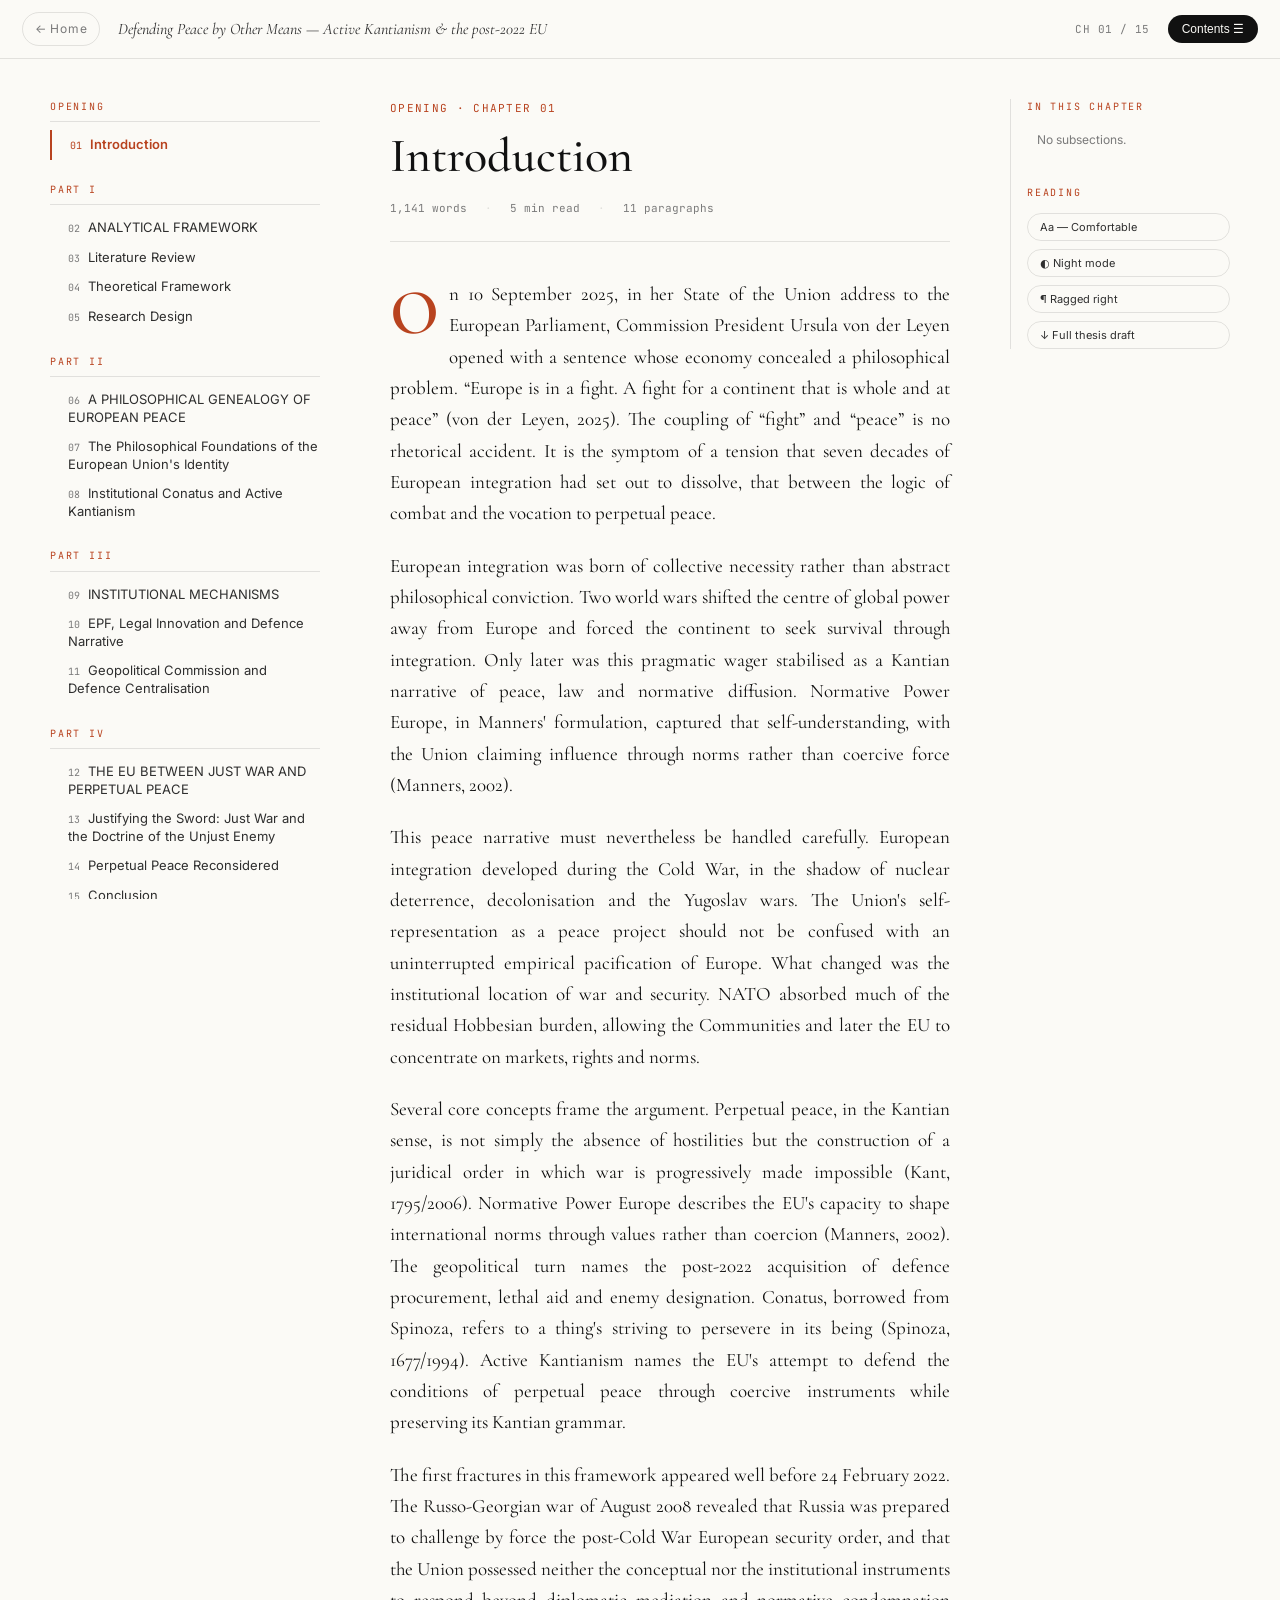
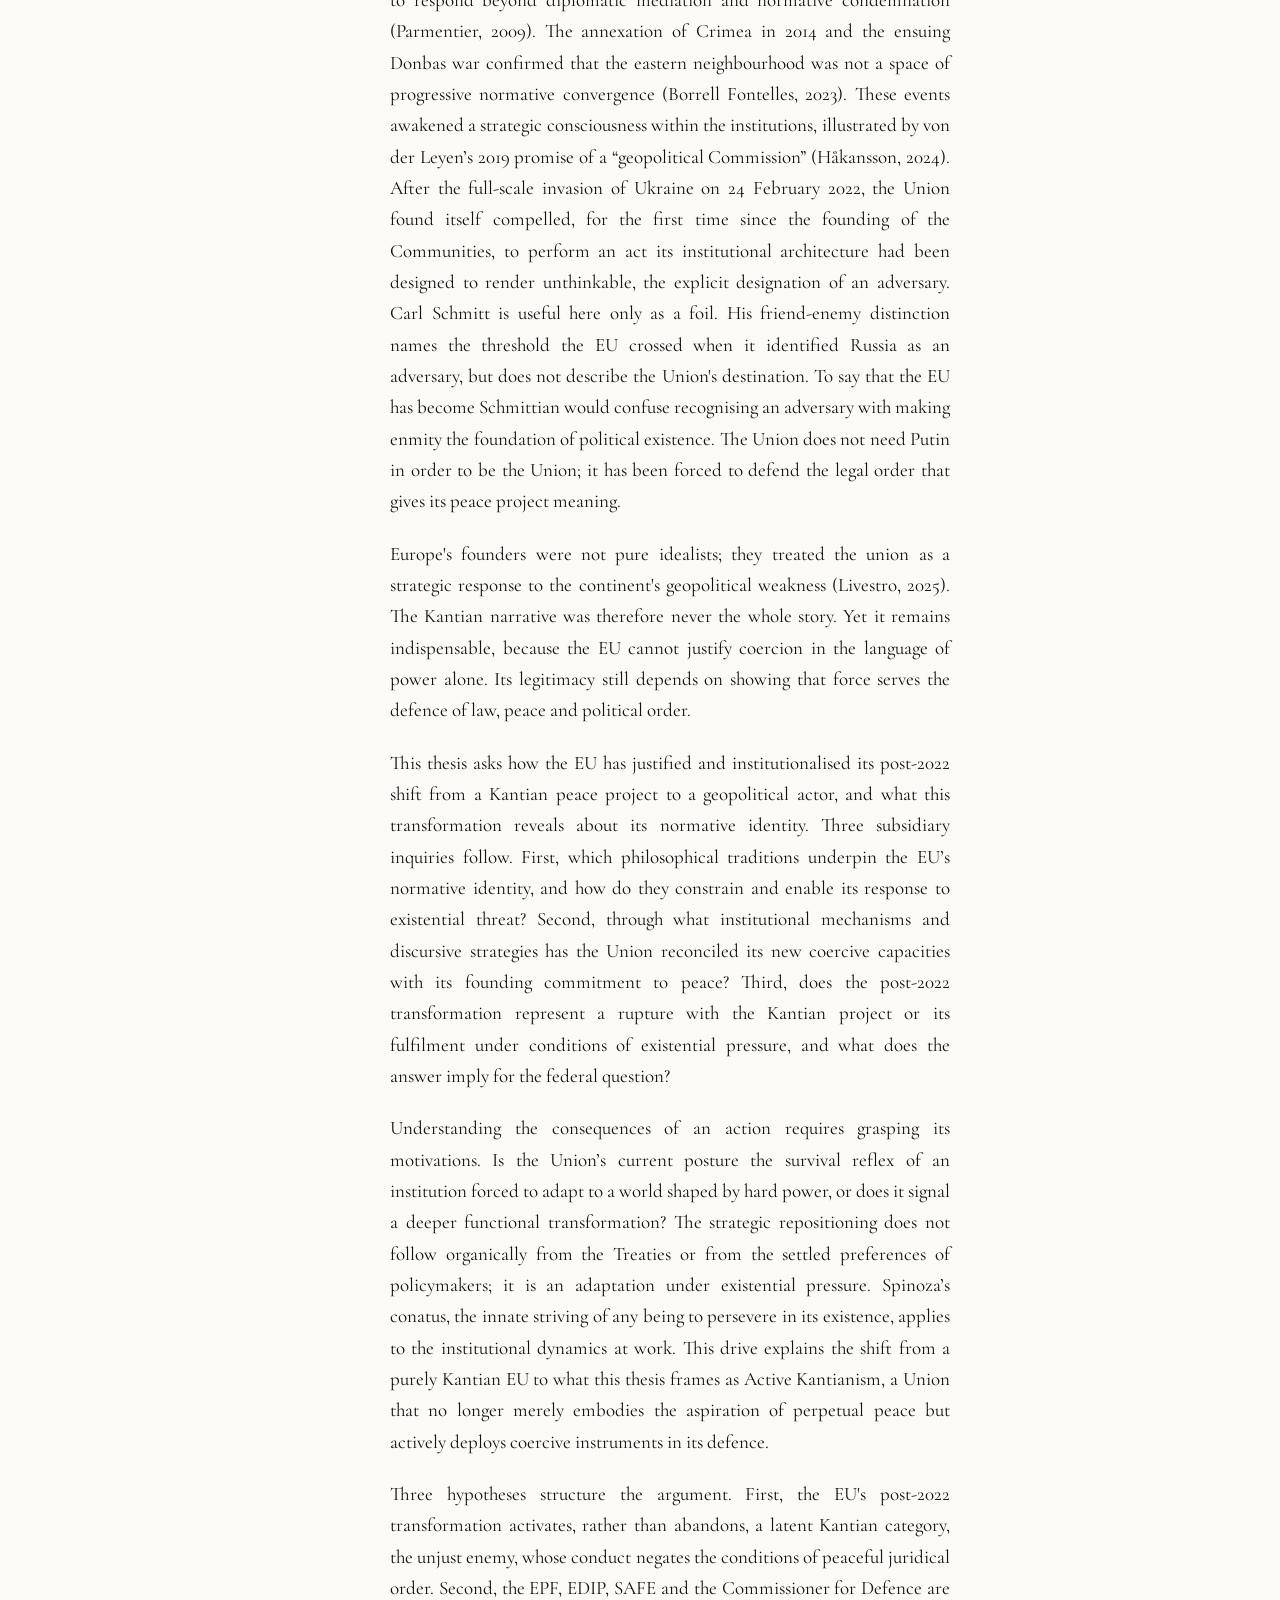
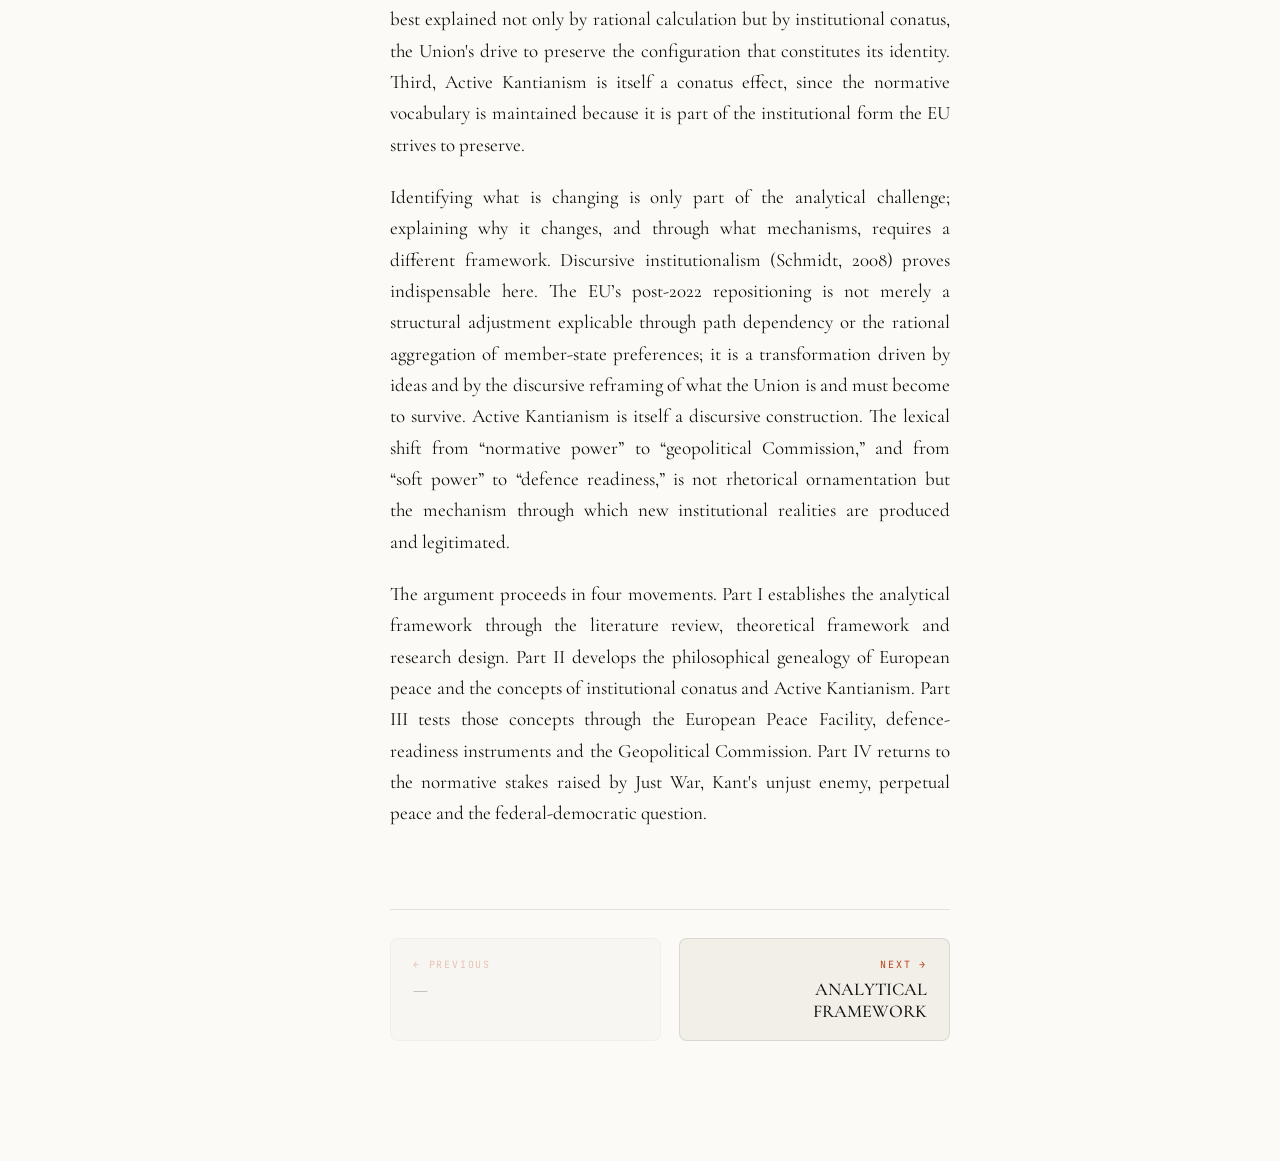
<file: read.html>
<!doctype html>
<html lang="en">
<head>
<meta charset="utf-8" />
<meta name="viewport" content="width=device-width, initial-scale=1" />
<title>Defending Peace by Other Means — read the thesis</title>
<link rel="preconnect" href="https://fonts.googleapis.com">
<link rel="preconnect" href="https://fonts.gstatic.com" crossorigin>
<link href="https://fonts.googleapis.com/css2?family=Cormorant+Garamond:ital,wght@0,400;0,500;0,600;0,700;1,400;1,500&family=Inter:wght@400;500;600;700&family=JetBrains+Mono:wght@400;500&display=swap" rel="stylesheet">
<style>
:root{--ink:#111111;--ink-2:#2e2e2e;--ink-3:#7a7a7a;--paper:#fbfaf6;--paper-2:#f1efe7;--rule:rgba(0,0,0,.10);--accent:#b8431f;--accent-2:#1f6b5e;--accent-soft:rgba(184,67,31,.08);--serif:'Cormorant Garamond','Times New Roman',Georgia,serif;--sans:'Inter',-apple-system,system-ui,sans-serif;--mono:'JetBrains Mono',ui-monospace,monospace}
*{box-sizing:border-box}html,body{margin:0;padding:0}html{scroll-behavior:smooth}
body{background:var(--paper);color:var(--ink);font-family:var(--serif);font-size:19px;line-height:1.65}
.topbar{position:sticky;top:0;z-index:50;display:flex;align-items:center;gap:18px;padding:12px 22px;background:rgba(251,250,246,.88);backdrop-filter:blur(14px) saturate(140%);-webkit-backdrop-filter:blur(14px) saturate(140%);border-bottom:1px solid var(--rule);font-family:var(--sans)}
.topbar .home{font-size:12px;letter-spacing:.06em;color:var(--ink-3);text-decoration:none;border:1px solid var(--rule);padding:6px 12px;border-radius:100px}
.topbar .home:hover{background:var(--ink);color:var(--paper);border-color:var(--ink)}
.topbar .title{flex:1;font-family:var(--serif);font-size:16px;font-style:italic;color:var(--ink-2);white-space:nowrap;overflow:hidden;text-overflow:ellipsis}
.topbar .meta{font-family:var(--mono);font-size:11px;color:var(--ink-3);letter-spacing:.04em}
.topbar .toc-btn{font-size:12px;background:var(--ink);color:var(--paper);border:0;padding:7px 14px;border-radius:100px;cursor:pointer;font-weight:500}
.topbar .toc-btn:hover{background:var(--accent)}
.progress{position:fixed;top:0;left:0;height:2px;background:var(--accent);z-index:100;transition:width .1s linear}
.shell{display:grid;grid-template-columns:280px 1fr 220px;gap:60px;max-width:1240px;margin:0 auto;padding:40px 30px 120px}
.toc{position:sticky;top:80px;align-self:start;max-height:calc(100vh - 100px);overflow-y:auto;font-family:var(--sans);font-size:13px;padding-right:10px}
.toc::-webkit-scrollbar{width:4px}.toc::-webkit-scrollbar-thumb{background:var(--rule);border-radius:2px}
.toc .part{font-family:var(--mono);font-size:10px;letter-spacing:.18em;text-transform:uppercase;color:var(--accent);margin:22px 0 8px;padding-bottom:6px;border-bottom:1px solid var(--rule)}
.toc .part:first-child{margin-top:0}
.toc a{display:block;text-decoration:none;color:var(--ink-2);padding:6px 0 6px 16px;border-left:2px solid transparent;line-height:1.35;cursor:pointer;transition:color .15s,border-color .15s,padding .15s}
.toc a:hover{color:var(--ink);border-left-color:var(--rule)}
.toc a.active{color:var(--accent);border-left-color:var(--accent);font-weight:600;padding-left:18px}
.toc a .num{font-family:var(--mono);font-size:10px;color:var(--ink-3);margin-right:8px;font-weight:400}
.toc a.active .num{color:var(--accent)}
.reader{min-width:0;max-width:720px;margin:0 auto;width:100%}
.chap{display:block;animation:fadeIn .35s ease}
@keyframes fadeIn{from{opacity:0;transform:translateY(6px)}to{opacity:1;transform:none}}
.chap-head{margin-bottom:36px;padding-bottom:24px;border-bottom:1px solid var(--rule)}
.chap-head .breadcrumb{font-family:var(--mono);font-size:11px;letter-spacing:.12em;color:var(--accent);text-transform:uppercase;margin-bottom:14px}
.chap-head h1{font-family:var(--serif);font-size:48px;font-weight:500;line-height:1.08;margin:0 0 16px;letter-spacing:0}
.chap-head .stats{display:flex;gap:18px;font-family:var(--mono);font-size:11px;color:var(--ink-3);flex-wrap:wrap}
.chap-head .stats span::before{content:'·';margin-right:18px;color:var(--rule)}
.chap-head .stats span:first-child::before{display:none;margin:0}
.chap-body h2{font-family:var(--serif);font-size:28px;font-weight:500;line-height:1.2;margin:48px 0 16px;color:var(--ink);position:relative}
.chap-body h2::before{content:'§';position:absolute;left:-28px;top:4px;font-size:22px;color:var(--accent);font-weight:400}
.chap-body h3{font-family:var(--sans);font-size:13px;font-weight:600;letter-spacing:.06em;text-transform:uppercase;color:var(--ink-3);margin:36px 0 12px}
.chap-body p{margin:0 0 1.1em;text-align:justify;hyphens:auto;text-wrap:pretty}
.chap-body p.lede{font-size:22px;line-height:1.55;font-style:italic;color:var(--ink-2);margin-bottom:1.6em}
.chap-body>p:first-child::first-letter{font-family:var(--serif);font-size:64px;font-weight:600;float:left;line-height:.92;margin:6px 10px 0 0;color:var(--accent)}
.chap-body ::selection{background:var(--accent);color:var(--paper)}
.rail{position:sticky;top:80px;align-self:start;font-family:var(--sans);font-size:12px;color:var(--ink-3);max-height:calc(100vh - 100px);overflow-y:auto;padding-left:16px;border-left:1px solid var(--rule)}
.rail .label{font-family:var(--mono);font-size:10px;letter-spacing:.18em;color:var(--accent);text-transform:uppercase;margin-bottom:12px}
.rail .mini{display:flex;flex-direction:column;gap:4px;margin-bottom:32px}
.rail .mini a{text-decoration:none;color:var(--ink-2);padding:5px 8px;border-radius:4px;border-left:2px solid transparent;line-height:1.3;cursor:pointer}
.rail .mini a:hover{background:rgba(0,0,0,.04)}
.rail .mini a.active{color:var(--accent);border-left-color:var(--accent);background:var(--accent-soft);font-weight:500}
.rail .tools{display:flex;flex-direction:column;gap:8px}
.rail .tools button{font-family:var(--sans);font-size:11px;background:transparent;border:1px solid var(--rule);border-radius:100px;padding:6px 12px;text-align:left;cursor:pointer;color:var(--ink-2)}
.rail .tools button:hover{background:var(--ink);color:var(--paper);border-color:var(--ink)}
.rail .tools button.on{background:var(--accent);color:var(--paper);border-color:var(--accent)}
.chap-foot{margin-top:80px;padding-top:28px;border-top:1px solid var(--rule);display:grid;grid-template-columns:1fr 1fr;gap:18px}
.chap-foot a{text-decoration:none;color:var(--ink);padding:18px 22px;border:1px solid var(--rule);border-radius:8px;background:var(--paper-2);font-family:var(--sans);display:block;cursor:pointer;transition:all .15s}
.chap-foot a:hover{border-color:var(--accent);background:var(--accent-soft)}
.chap-foot a.disabled{opacity:.3;pointer-events:none}
.chap-foot a .dir{font-family:var(--mono);font-size:10px;letter-spacing:.18em;text-transform:uppercase;color:var(--accent);margin-bottom:6px}
.chap-foot a .ttl{font-family:var(--serif);font-size:18px;font-weight:500;line-height:1.2}
.chap-foot a.next{text-align:right}
.overlay{position:fixed;inset:0;z-index:200;background:rgba(20,20,20,.55);backdrop-filter:blur(4px);display:none;justify-content:flex-end}
.overlay.open{display:flex}
.overlay .panel{width:min(440px,100%);background:var(--paper);padding:30px 30px 60px;overflow-y:auto;font-family:var(--sans);animation:slideIn .25s ease}
@keyframes slideIn{from{transform:translateX(20px);opacity:0}to{transform:none;opacity:1}}
.overlay .panel .head{display:flex;justify-content:space-between;align-items:center;margin-bottom:22px}
.overlay .panel .head h3{font-family:var(--serif);font-size:24px;font-weight:500;margin:0}
.overlay .panel .head button{background:transparent;border:0;cursor:pointer;font-size:22px;color:var(--ink-3);width:32px;height:32px;border-radius:50%}
.overlay .panel .head button:hover{background:rgba(0,0,0,.08);color:var(--ink)}
.overlay .panel .part{font-family:var(--mono);font-size:10px;letter-spacing:.18em;text-transform:uppercase;color:var(--accent);margin:22px 0 8px;padding-bottom:4px;border-bottom:1px solid var(--rule)}
.overlay .panel a{display:block;padding:8px 12px;text-decoration:none;color:var(--ink);font-size:14px;border-radius:4px;cursor:pointer;line-height:1.35}
.overlay .panel a:hover{background:rgba(0,0,0,.05)}
.overlay .panel a .num{font-family:var(--mono);font-size:10px;color:var(--ink-3);margin-right:10px}
.overlay .panel a.active{background:var(--accent-soft);color:var(--accent);font-weight:600}
body.serif-only .chap-body p{text-align:left}
body.dark{--paper:#141413;--paper-2:#1d1d1b;--ink:#ecebe6;--ink-2:#bfbeb7;--ink-3:#807e76;--rule:rgba(255,255,255,.10);--accent:#e87a4a;--accent-2:#5fb5a3;--accent-soft:rgba(232,122,74,.14)}
body.dark .topbar{background:rgba(20,20,19,.88)}
body.size-s{font-size:17px}body.size-l{font-size:21px}body.size-xl{font-size:24px}
body.size-xl .chap-head h1{font-size:56px}
@media (max-width:1100px){.shell{grid-template-columns:1fr;gap:30px;padding:20px}.toc,.rail{display:none}.chap-head h1{font-size:36px}body{font-size:17px}.topbar{gap:10px}.topbar .title{font-size:14px}.chap-body h2::before{display:none}}
</style>
</head>
<body>
<div class="progress" id="progress"></div>
<header class="topbar">
  <a class="home" href="index.html">← Home</a>
  <div class="title"><em>Defending Peace by Other Means</em> — Active Kantianism &amp; the post-2022 EU</div>
  <div class="meta" id="topmeta">CH 01</div>
  <button class="toc-btn" id="openToc">Contents ☰</button>
</header>
<div class="shell">
  <aside class="toc" id="toc"></aside>
  <main class="reader" id="reader"></main>
  <aside class="rail">
    <div class="label">In this chapter</div>
    <nav class="mini" id="miniToc"></nav>
    <div class="label">Reading</div>
    <div class="tools">
      <button id="sizeBtn">Aa — Comfortable</button>
      <button id="darkBtn">◐ Night mode</button>
      <button id="raggedBtn">¶ Ragged right</button>
      <button id="downloadBtn">↓ Full thesis draft</button>
    </div>
  </aside>
</div>
<div class="overlay" id="overlay">
  <div class="panel">
    <div class="head"><h3>Table of Contents</h3><button id="closeToc">×</button></div>
    <div id="overlayList"></div>
  </div>
</div>
<script src="chapterText.js?v=exact-reader"></script>
<script>
const chapters = (window.thesisChapters || []).map((chapter) => {
  const body = [];
  const subs = [];
  (chapter.sections || []).forEach((section) => {
    if (section.heading && section.heading !== 'Opening' && section.heading !== 'Part opening') {
      body.push({ kind: 'h2', text: section.heading });
      subs.push(section.heading);
    }
    (section.paragraphs || []).forEach((text) => body.push({ kind: 'p', text }));
  });
  return {
    part: chapter.part || 'Thesis',
    title: chapter.shortTitle || chapter.title,
    subs,
    body
  };
});
const reader = document.getElementById('reader');
const tocEl = document.getElementById('toc');
const miniTocEl = document.getElementById('miniToc');
const overlayList = document.getElementById('overlayList');
const overlay = document.getElementById('overlay');
const topmeta = document.getElementById('topmeta');
const progressBar = document.getElementById('progress');
let activeIdx = 0;
function escape(s){return String(s).replace(/&/g,'&amp;').replace(/</g,'&lt;').replace(/>/g,'&gt;');}
function buildToc(){
  const parts = {};
  chapters.forEach((c,i) => { (parts[c.part] = parts[c.part]||[]).push({...c, idx:i}); });
  let html = '';
  Object.entries(parts).forEach(([part,list]) => {
    html += '<div class="part">' + escape(part) + '</div>';
    list.forEach(c => {
      const num = String(c.idx+1).padStart(2,'0');
      html += '<a data-idx="'+c.idx+'"><span class="num">'+num+'</span>'+escape(c.title)+'</a>';
    });
  });
  tocEl.innerHTML = html;
  overlayList.innerHTML = html;
  document.querySelectorAll('[data-idx]').forEach(a => {
    a.addEventListener('click', () => { goTo(parseInt(a.dataset.idx,10)); overlay.classList.remove('open'); });
  });
}
function render(idx){
  const c = chapters[idx]; if(!c) return;
  activeIdx = idx;
  const num = String(idx+1).padStart(2,'0');
  const wc = c.body.reduce((a,p) => a + (p.text || '').split(/\s+/).filter(Boolean).length, 0);
  const rm = Math.max(1, Math.round(wc/220));
  let bodyHtml = ''; let firstP = true; let subIdx = 0;
  c.body.forEach(p => {
    if(p.kind==='h2'){ const id = 'sub-'+subIdx++; bodyHtml += '<h2 id="'+id+'">'+escape(p.text)+'</h2>'; }
    else if(p.kind==='h3'){ bodyHtml += '<h3>'+escape(p.text)+'</h3>'; }
    else { const cls = (firstP && idx!==0) ? ' class="lede"' : ''; bodyHtml += '<p'+cls+'>'+escape(p.text)+'</p>'; firstP=false; }
  });
  const prev = idx>0 ? chapters[idx-1] : null;
  const next = idx<chapters.length-1 ? chapters[idx+1] : null;
  reader.innerHTML = '<article class="chap">'+
    '<header class="chap-head">'+
      '<div class="breadcrumb">'+escape(c.part)+' · Chapter '+num+'</div>'+
      '<h1>'+escape(c.title)+'</h1>'+
      '<div class="stats"><span>'+wc.toLocaleString()+' words</span><span>'+rm+' min read</span><span>'+c.body.filter(p=>p.kind==='p').length+' paragraphs</span></div>'+
    '</header>'+
    '<div class="chap-body">'+bodyHtml+'</div>'+
    '<nav class="chap-foot">'+
      '<a class="prev '+(prev?'':'disabled')+'" '+(prev?'data-go="'+(idx-1)+'"':'')+'><div class="dir">← Previous</div><div class="ttl">'+(prev?escape(prev.title):'—')+'</div></a>'+
      '<a class="next '+(next?'':'disabled')+'" '+(next?'data-go="'+(idx+1)+'"':'')+'><div class="dir">Next →</div><div class="ttl">'+(next?escape(next.title):'—')+'</div></a>'+
    '</nav></article>';
  reader.querySelectorAll('[data-go]').forEach(a => a.addEventListener('click', () => goTo(parseInt(a.dataset.go,10))));
  if(c.subs.length){
    miniTocEl.innerHTML = c.subs.map((s,i) => '<a data-sub="sub-'+i+'">'+escape(s)+'</a>').join('');
    miniTocEl.querySelectorAll('[data-sub]').forEach(a => a.addEventListener('click', () => {
      const el = document.getElementById(a.dataset.sub);
      if(el){ const y = el.getBoundingClientRect().top + window.scrollY - 80; window.scrollTo({top:y, behavior:'smooth'}); }
    }));
  } else {
    miniTocEl.innerHTML = '<a style="color:var(--ink-3); cursor:default;">No subsections.</a>';
  }
  topmeta.textContent = 'CH '+num+' / '+String(chapters.length).padStart(2,'0');
  document.querySelectorAll('[data-idx]').forEach(a => a.classList.toggle('active', parseInt(a.dataset.idx,10)===idx));
  localStorage.setItem('thesis-chap', String(idx));
  history.replaceState(null, '', '#chapter-'+(idx+1));
}
function goTo(idx){ render(idx); window.scrollTo({top:0, behavior:'smooth'}); }
function updateProgress(){
  const h = document.documentElement;
  const t = h.scrollHeight - h.clientHeight;
  progressBar.style.width = (t>0 ? (h.scrollTop/t)*100 : 0) + '%';
  const subs = reader.querySelectorAll('h2');
  let act = -1;
  subs.forEach((s,i) => { if(s.getBoundingClientRect().top < 120) act = i; });
  miniTocEl.querySelectorAll('[data-sub]').forEach((a,i) => a.classList.toggle('active', i===act));
}
window.addEventListener('scroll', updateProgress, {passive:true});
const sizes = ['size-s','','size-l','size-xl'];
const sizeLabels = ['Aa — Compact','Aa — Comfortable','Aa — Large','Aa — Extra large'];
let sizeIdx = parseInt(localStorage.getItem('thesis-size')||'1', 10);
function applySize(){ document.body.classList.remove(...sizes.filter(Boolean)); if(sizes[sizeIdx]) document.body.classList.add(sizes[sizeIdx]); document.getElementById('sizeBtn').textContent = sizeLabels[sizeIdx]; localStorage.setItem('thesis-size', String(sizeIdx)); }
document.getElementById('sizeBtn').addEventListener('click', () => { sizeIdx = (sizeIdx+1) % sizes.length; applySize(); });
const darkBtn = document.getElementById('darkBtn');
let dark = localStorage.getItem('thesis-dark')==='1';
function applyDark(){ document.body.classList.toggle('dark', dark); darkBtn.classList.toggle('on', dark); darkBtn.textContent = dark ? '☀ Day mode' : '◐ Night mode'; localStorage.setItem('thesis-dark', dark?'1':'0'); }
darkBtn.addEventListener('click', () => { dark=!dark; applyDark(); });
const raggedBtn = document.getElementById('raggedBtn');
let ragged = localStorage.getItem('thesis-ragged')==='1';
function applyRagged(){ document.body.classList.toggle('serif-only', ragged); raggedBtn.classList.toggle('on', ragged); raggedBtn.textContent = ragged ? '¶ Justified' : '¶ Ragged right'; localStorage.setItem('thesis-ragged', ragged?'1':'0'); }
raggedBtn.addEventListener('click', () => { ragged=!ragged; applyRagged(); });
document.getElementById('downloadBtn').addEventListener('click', () => { window.location.href='assets/Temporary-FINAL-DRAFT.docx'; });
document.getElementById('openToc').addEventListener('click', () => overlay.classList.add('open'));
document.getElementById('closeToc').addEventListener('click', () => overlay.classList.remove('open'));
overlay.addEventListener('click', e => { if(e.target===overlay) overlay.classList.remove('open'); });
window.addEventListener('keydown', e => {
  if(e.target.tagName==='INPUT'||e.target.tagName==='TEXTAREA') return;
  if(e.key==='ArrowRight'||e.key==='j'){ if(activeIdx<chapters.length-1) goTo(activeIdx+1); }
  else if(e.key==='ArrowLeft'||e.key==='k'){ if(activeIdx>0) goTo(activeIdx-1); }
  else if(e.key==='Escape'){ overlay.classList.remove('open'); }
  else if(e.key==='/'){ e.preventDefault(); overlay.classList.add('open'); }
});
buildToc(); applySize(); applyDark(); applyRagged();
let start = 0;
const m = window.location.hash.match(/chapter-(\d+)/);
if(m) start = Math.max(0, Math.min(chapters.length-1, parseInt(m[1],10)-1));
else { const s = parseInt(localStorage.getItem('thesis-chap')||'0', 10); if(!isNaN(s)&&s>=0&&s<chapters.length) start = s; }
render(start); updateProgress();
</script>
</body>
</html>
</file>
<file: styles.css>
/* ============================================================
   WHEN YOU CALL ME, SINGE — stylesheet
   A bilingual interactive love story.
   Palette: burnt orange + dusty rose + cream  ×  nordic blue
   ============================================================ */

:root{
  --orange:#d97745;
  --orange-deep:#b95f33;
  --rose:#c9858d;
  --rose-soft:#ffd6d9;
  --cream:#f7f0e8;
  --blue:#5f7d95;
  --blue-deep:#456b85;
  --blue-soft:#d7e7f3;
  --dark:#241f29;
  --ink:#3a3340;
  --light:#fffdf9;
  --gold:#d9a600;
  --shadow:0 12px 40px rgba(60,40,30,.18);
  --shadow-soft:0 6px 22px rgba(60,40,30,.12);
  --ring:0 0 0 3px rgba(217,119,69,.35);
}

*{ margin:0; padding:0; box-sizing:border-box; }
html{ scroll-behavior:smooth; }

body{
  font-family:'Inter',system-ui,sans-serif;
  background:
    radial-gradient(1200px 600px at 80% -10%, rgba(201,133,141,.28), transparent 60%),
    radial-gradient(900px 600px at 10% 110%, rgba(95,125,149,.30), transparent 55%),
    linear-gradient(180deg,#f7f0e8 0%, #ecd7c9 42%, #dde7ef 100%);
  background-attachment:fixed;
  color:var(--ink);
  overflow-x:hidden;
  min-height:100vh;
}

.pixel{ font-family:'VT323', monospace; letter-spacing:.5px; }

h1,h2,h3{ font-family:'VT323', monospace; letter-spacing:2px; color:var(--dark); }
h1{ font-size:clamp(2.6rem,9vw,5.4rem); line-height:.92; }
h2{ font-size:clamp(2rem,5vw,3rem); margin-bottom:.4rem; }
h3{ font-size:1.5rem; }
.eyebrow{
  font-family:'VT323',monospace; font-size:1.15rem; letter-spacing:4px;
  text-transform:uppercase; color:var(--orange-deep); opacity:.85;
}
p{ line-height:1.85; font-weight:300; font-size:1.04rem; }
p strong{ font-weight:700; }
.muted{ opacity:.7; }

/* ---------- layout ---------- */
section{
  min-height:100vh; padding:5.5rem 1.4rem;
  position:relative; display:flex; align-items:center;
  scroll-margin-top:1rem;
}
.container{ max-width:1000px; margin:auto; width:100%; }
.center{ text-align:center; }
.spacer{ height:1.2rem; }
.spacer-lg{ height:2.2rem; }

/* chapter divider ornament */
.chapter-tag{
  display:inline-block; font-family:'VT323',monospace; font-size:1.1rem;
  letter-spacing:3px; padding:.25rem .9rem; border-radius:999px;
  background:rgba(217,119,69,.14); color:var(--orange-deep);
  border:1px solid rgba(217,119,69,.3); margin-bottom:.8rem;
}

/* ---------- cards ---------- */
.card{
  background:rgba(255,255,255,.62);
  backdrop-filter:blur(12px); -webkit-backdrop-filter:blur(12px);
  border:1.5px solid rgba(255,255,255,.6);
  border-radius:24px; padding:2.2rem;
  box-shadow:var(--shadow);
}
.card.tight{ padding:1.4rem; }

.reveal{ opacity:0; transform:translateY(26px); transition:opacity .7s ease, transform .7s cubic-bezier(.2,.7,.2,1); }
.reveal.in{ opacity:1; transform:none; }

/* ---------- buttons ---------- */
button{
  border:none; background:var(--orange); color:#fff;
  padding:.95rem 1.5rem; border-radius:14px; cursor:pointer;
  margin:.4rem; transition:.25s; font-weight:700; font-size:1rem;
  font-family:'Inter',sans-serif; box-shadow:var(--shadow-soft);
}
button:hover{ transform:translateY(-3px); background:var(--orange-deep); }
button:active{ transform:translateY(-1px); }
button:focus-visible{ outline:none; box-shadow:var(--ring); }
button.alt{ background:var(--blue); }
button.alt:hover{ background:var(--blue-deep); }
button.ghost{
  background:transparent; color:var(--orange-deep);
  border:2px solid var(--orange); box-shadow:none;
}
button.ghost:hover{ background:rgba(217,119,69,.1); }
button.big{ font-size:1.15rem; padding:1.05rem 2rem; }
button:disabled{ opacity:.5; cursor:not-allowed; transform:none; }

.choice-grid{
  display:grid; grid-template-columns:repeat(auto-fit,minmax(230px,1fr));
  gap:.8rem; margin-top:1.8rem;
}
.choice-grid button{ width:100%; margin:0; text-align:left; line-height:1.4; }

/* ---------- top controls ---------- */
.controls{
  position:fixed; left:12px; top:12px; z-index:1000;
  display:flex; gap:.4rem; flex-wrap:wrap;
}
.controls button{
  margin:0; padding:.55rem .8rem; font-size:.85rem; border-radius:12px;
  background:rgba(255,255,255,.82); color:var(--ink);
  backdrop-filter:blur(8px); border:1px solid rgba(255,255,255,.7);
}
.controls button:hover{ background:#fff; color:var(--orange-deep); transform:translateY(-2px); }
.controls button.active{ background:var(--orange); color:#fff; }

/* ---------- stats HUD ---------- */
.stats{
  position:fixed; top:12px; right:12px; z-index:1000;
  background:rgba(255,255,255,.82); backdrop-filter:blur(12px);
  padding:1rem 1.1rem; border-radius:18px; width:240px;
  box-shadow:var(--shadow); border:1px solid rgba(255,255,255,.7);
  font-size:.9rem;
}
.stats .stat-label{ display:flex; justify-content:space-between; font-weight:600; }
.stats .stat-label span{ font-variant-numeric:tabular-nums; opacity:.7; }
.stats .row{ margin-bottom:.85rem; }
.stats .row:last-child{ margin-bottom:0; }
.meter{
  height:13px; background:rgba(0,0,0,.08); border-radius:20px;
  overflow:hidden; margin-top:.4rem;
}
.fill{ height:100%; width:0%; transition:width .9s cubic-bezier(.2,.7,.2,1); border-radius:20px; }
.flame{ background:linear-gradient(90deg,#ffb24d,#ff5e3a); }
.calm{ background:linear-gradient(90deg,#8ec0e0,#456b85); }
.stats-toggle{ display:none; }

/* ---------- pixel phone ---------- */
.phone-wrap{ display:flex; justify-content:center; margin:1.5rem auto 2rem; }
.phone{
  width:128px; height:222px; border:5px solid var(--dark);
  border-radius:26px; position:relative; background:#fffdf9;
  box-shadow:var(--shadow); transform-origin:50% 0;
  animation:ring 2.4s infinite;
}
.phone::before{
  content:''; width:42px; height:6px; border-radius:10px; background:#241f29;
  position:absolute; top:12px; left:50%; transform:translateX(-50%);
}
.phone .screen{
  position:absolute; inset:26px 10px 14px; border-radius:10px;
  background:linear-gradient(160deg,#ffe7d6,#d7e7f3);
  display:flex; flex-direction:column; align-items:center; justify-content:center;
  gap:.35rem; font-family:'VT323',monospace; color:var(--ink);
}
.phone .screen .caller{ font-size:1.2rem; }
.phone .screen .who{ font-size:1.5rem; color:var(--orange-deep); }
.phone .screen .dots span{
  display:inline-block; width:6px; height:6px; margin:0 2px; border-radius:50%;
  background:var(--blue); animation:blinkDot 1.2s infinite;
}
.phone .screen .dots span:nth-child(2){ animation-delay:.2s; }
.phone .screen .dots span:nth-child(3){ animation-delay:.4s; }
@keyframes blinkDot{ 0%,100%{opacity:.25;} 50%{opacity:1;} }
@keyframes ring{
  0%,60%,100%{ transform:rotate(0); }
  5%{transform:rotate(4deg);} 10%{transform:rotate(-4deg);}
  15%{transform:rotate(3deg);} 20%{transform:rotate(-3deg);}
  25%{transform:rotate(2deg);} 30%{transform:rotate(0);}
}

/* ---------- typewriter title ---------- */
.title-line{ position:relative; display:inline-block; }
.typewriter{
  overflow:hidden; white-space:nowrap; width:0;
  border-right:4px solid var(--orange);
  animation:typing 2.6s steps(22,end) .4s forwards, blink .8s step-end infinite;
}
@keyframes typing{ to{ width:100%; } }
@keyframes blink{ 50%{ border-color:transparent; } }

/* ---------- notes / story callouts ---------- */
.note{
  background:#fff7c8; padding:1.1rem 1.2rem; border-left:4px solid var(--gold);
  border-radius:12px; margin-top:1.1rem; line-height:1.7; font-weight:300;
  animation:pop .35s ease;
}
.note.warm{ background:#ffe6d6; border-left-color:var(--orange); }
.note.cool{ background:#e4eef7; border-left-color:var(--blue); }
@keyframes pop{ from{ transform:scale(.95); opacity:0; } to{ transform:scale(1); opacity:1; } }

/* ---------- baudelaire easter egg ---------- */
.cat{
  cursor:pointer; font-size:2rem; display:inline-block; transition:.3s;
  user-select:none;
}
.cat:hover{ transform:scale(1.2) rotate(8deg); }
.vod{
  margin-top:1.2rem; text-align:left; background:#1c1820; color:#e9def0;
  border-radius:16px; padding:1.2rem 1.3rem; box-shadow:var(--shadow);
  border:1px solid #3a3340;
}
.vod .live{
  display:inline-flex; align-items:center; gap:.4rem; font-family:'VT323',monospace;
  background:#e23; color:#fff; padding:.1rem .5rem; border-radius:6px; font-size:.95rem;
}
.vod .live::before{ content:''; width:8px; height:8px; border-radius:50%; background:#fff; animation:blinkDot 1s infinite; }

/* ---------- twitch chat overlay ---------- */
.twitch{
  margin-top:1.5rem; background:#18131d; border-radius:16px; overflow:hidden;
  box-shadow:var(--shadow); border:1px solid #2a2430;
}
.twitch .head{
  background:#221a29; padding:.7rem 1rem; color:#cdb8df; font-family:'VT323',monospace;
  font-size:1.1rem; display:flex; align-items:center; gap:.5rem; letter-spacing:1px;
}
.twitch .head .dot{ width:9px;height:9px;border-radius:50%;background:#e23;animation:blinkDot 1.1s infinite;}
.twitch .feed{
  height:180px; overflow:hidden; padding:.6rem 1rem; display:flex;
  flex-direction:column; justify-content:flex-end; gap:.25rem;
  font-size:.92rem; color:#d8d0e0;
}
.twitch .feed .line{ animation:slideUp .4s ease; line-height:1.5; }
.twitch .feed .u{ font-weight:700; }
@keyframes slideUp{ from{ transform:translateY(8px); opacity:0; } to{ transform:none; opacity:1; } }

/* ---------- chat / SMS ---------- */
.chat{
  background:rgba(255,255,255,.7); border-radius:20px; padding:1.1rem;
  margin:1.2rem 0; display:flex; flex-direction:column; gap:.2rem;
}
.msg{
  padding:.8rem 1.1rem; border-radius:18px; margin:.35rem 0; max-width:78%;
  animation:pop .3s ease; line-height:1.5; font-size:.98rem;
}
.msg.lou{ background:var(--rose-soft); margin-left:auto; border-bottom-right-radius:6px; }
.msg.elias{ background:var(--blue-soft); margin-right:auto; border-bottom-left-radius:6px; }
.msg .name{ display:block; font-size:.72rem; font-weight:700; opacity:.6; margin-bottom:.15rem; }
.typing-bubble{
  background:var(--blue-soft); border-radius:18px; padding:.7rem 1rem; width:fit-content;
  margin:.35rem 0;
}
.typing-bubble span{ display:inline-block;width:7px;height:7px;border-radius:50%;background:var(--blue);margin:0 1px;animation:blinkDot 1.2s infinite;}
.typing-bubble span:nth-child(2){animation-delay:.2s;} .typing-bubble span:nth-child(3){animation-delay:.4s;}

/* ---------- Sweden map ---------- */
.map{
  display:grid; grid-template-columns:repeat(auto-fit,minmax(150px,1fr));
  gap:.9rem; margin-top:1.6rem;
}
.location{
  padding:1.6rem 1rem; border-radius:18px; text-align:center;
  background:rgba(255,255,255,.55); cursor:pointer; transition:.3s;
  border:1.5px solid rgba(255,255,255,.5); font-weight:600;
}
.location:hover{ transform:translateY(-5px); box-shadow:var(--shadow-soft); background:#fff; }
.location .ico{ display:block; font-size:1.8rem; margin-bottom:.4rem; }
.location.visited{ border-color:var(--orange); background:rgba(217,119,69,.12); }

/* ---------- POV ---------- */
.pov{ display:grid; grid-template-columns:1fr 1fr; gap:1rem; margin-top:1.6rem; }
.pov .card{ background:rgba(255,255,255,.55); }
.pov .lou-pov{ border-top:4px solid var(--rose); }
.pov .elias-pov{ border-top:4px solid var(--blue); }

/* ---------- quiz ---------- */
.quiz-q{ margin-top:1.1rem; }
.quiz-q h3{ font-family:'Inter',sans-serif; font-size:1.1rem; letter-spacing:0; font-weight:700; margin-bottom:.7rem; color:var(--dark); }
.opt{
  display:flex; align-items:center; gap:.7rem; padding:.7rem .9rem; margin:.4rem 0;
  background:rgba(255,255,255,.6); border:1.5px solid rgba(0,0,0,.06);
  border-radius:12px; cursor:pointer; transition:.2s; font-weight:400; line-height:1.4;
}
.opt:hover{ border-color:var(--orange); background:#fff; }
.opt input{ accent-color:var(--orange); width:18px; height:18px; flex:none; }
.opt.correct{ background:rgba(120,190,120,.22); border-color:#5fae5f; }
.opt.wrong{ background:rgba(220,90,90,.16); border-color:#d65a5a; }
.opt.miss{ background:rgba(217,166,0,.18); border-color:var(--gold); }

/* ---------- personality test ---------- */
.ptest .opt{ font-weight:500; }
.ptest-progress{ font-family:'VT323',monospace; letter-spacing:2px; opacity:.7; }

/* ---------- voice note gallery ---------- */
.vn-gallery{
  display:grid; grid-template-columns:repeat(auto-fit,minmax(220px,1fr));
  gap:1rem; margin-top:1.6rem;
}
.vn{
  background:rgba(255,255,255,.62); border-radius:18px; padding:1.1rem 1.2rem;
  border:1.5px solid rgba(255,255,255,.6); box-shadow:var(--shadow-soft);
  position:relative;
}
.vn.locked{ opacity:.55; filter:grayscale(.4); }
.vn .vn-head{ display:flex; align-items:center; gap:.6rem; margin-bottom:.6rem; }
.vn .play{
  width:34px; height:34px; border-radius:50%; background:var(--orange); color:#fff;
  display:grid; place-items:center; flex:none; font-size:.9rem;
}
.vn.locked .play{ background:#aaa; }
.vn .wave{ display:flex; align-items:center; gap:2px; height:24px; flex:1; }
.vn .wave i{ display:block; width:3px; border-radius:3px; background:var(--rose); }
.vn .vn-title{ font-weight:700; font-size:.95rem; }
.vn .vn-time{ font-size:.78rem; opacity:.6; font-variant-numeric:tabular-nums; }
.vn .vn-body{ font-size:.92rem; line-height:1.6; font-weight:300; }
.vn .vn-lock-hint{ font-size:.82rem; opacity:.7; font-style:italic; }

/* ---------- final / endings ---------- */
.stars{ font-size:2rem; letter-spacing:.6rem; animation:float 3s infinite ease-in-out; }
@keyframes float{ 50%{ transform:translateY(-12px); } }
.result-card{
  margin-top:1.8rem; padding:2rem; border-radius:22px;
  background:linear-gradient(135deg,#ffd5b8,#dce5ee);
  box-shadow:var(--shadow); animation:pop .4s ease;
}
.result-card h3{ font-size:1.9rem; }
.result-card .verdict{ font-style:italic; opacity:.85; }

/* ---------- snowfall canvas ---------- */
#snow{
  position:fixed; inset:0; width:100%; height:100%;
  pointer-events:none; z-index:1; opacity:0; transition:opacity 1.2s ease;
}
#snow.on{ opacity:.9; }

/* keep content above snow */
.controls,.stats,section{ position:relative; z-index:2; }
.controls,.stats{ position:fixed; }

/* ---------- footer ---------- */
footer{
  text-align:center; padding:2.5rem 1.5rem 3.5rem; font-size:.85rem;
  opacity:.7; line-height:1.8;
}
footer a{ color:var(--orange-deep); }

/* ---------- toast ---------- */
.toast{
  position:fixed; left:50%; bottom:24px; transform:translateX(-50%) translateY(20px);
  background:var(--dark); color:#fff; padding:.8rem 1.3rem; border-radius:14px;
  box-shadow:var(--shadow); z-index:1100; opacity:0; transition:.35s; pointer-events:none;
  font-size:.95rem; max-width:90vw; text-align:center;
}
.toast.show{ opacity:1; transform:translateX(-50%) translateY(0); }

/* ---------- progress dots nav ---------- */
.dots-nav{
  position:fixed; right:16px; top:50%; transform:translateY(-50%); z-index:1000;
  display:flex; flex-direction:column; gap:.7rem;
}
.dots-nav a{
  width:11px; height:11px; border-radius:50%; background:rgba(0,0,0,.18);
  transition:.25s; display:block;
}
.dots-nav a:hover,.dots-nav a.active{ background:var(--orange); transform:scale(1.35); }

/* ---------- responsive ---------- */
@media(max-width:880px){
  .dots-nav{ display:none; }
}
@media(max-width:768px){
  section{ padding:5rem 1rem; }
  .pov{ grid-template-columns:1fr; }
  .stats{ width:auto; right:10px; left:auto; max-width:46vw; padding:.7rem; font-size:.78rem; }
  .stats.collapsed .stats-body{ display:none; }
  .stats-toggle{
    display:block; width:100%; margin:0; padding:.3rem; font-size:.75rem;
    background:transparent; color:var(--ink); box-shadow:none;
  }
  .controls button{ padding:.5rem .65rem; font-size:.78rem; }
  .card{ padding:1.5rem; }
}
@media(max-width:420px){
  .stats{ max-width:42vw; }
  h1{ font-size:2.3rem; }
  .typewriter{ white-space:normal; border-right:none; animation:none; width:auto; }
}

@media(prefers-reduced-motion:reduce){
  *{ animation:none !important; transition:none !important; }
  .reveal{ opacity:1; transform:none; }
}
</file>
